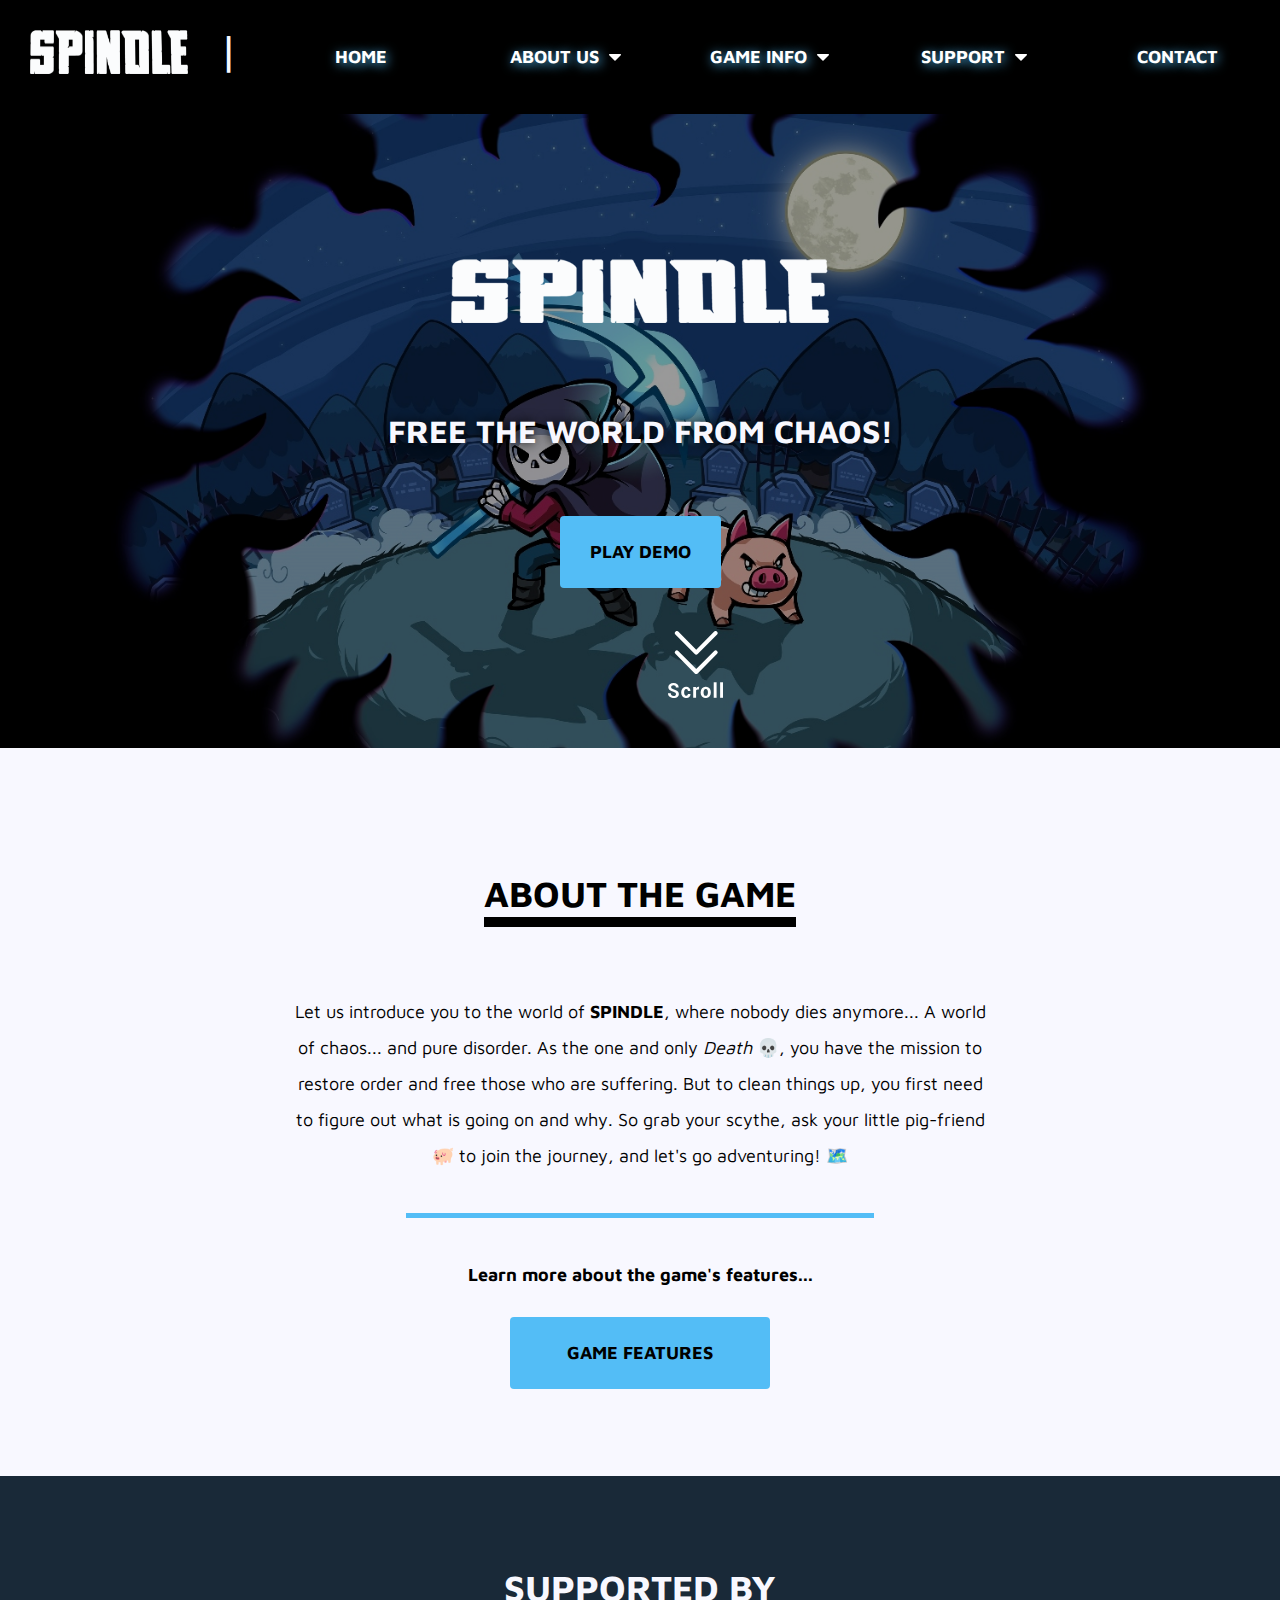
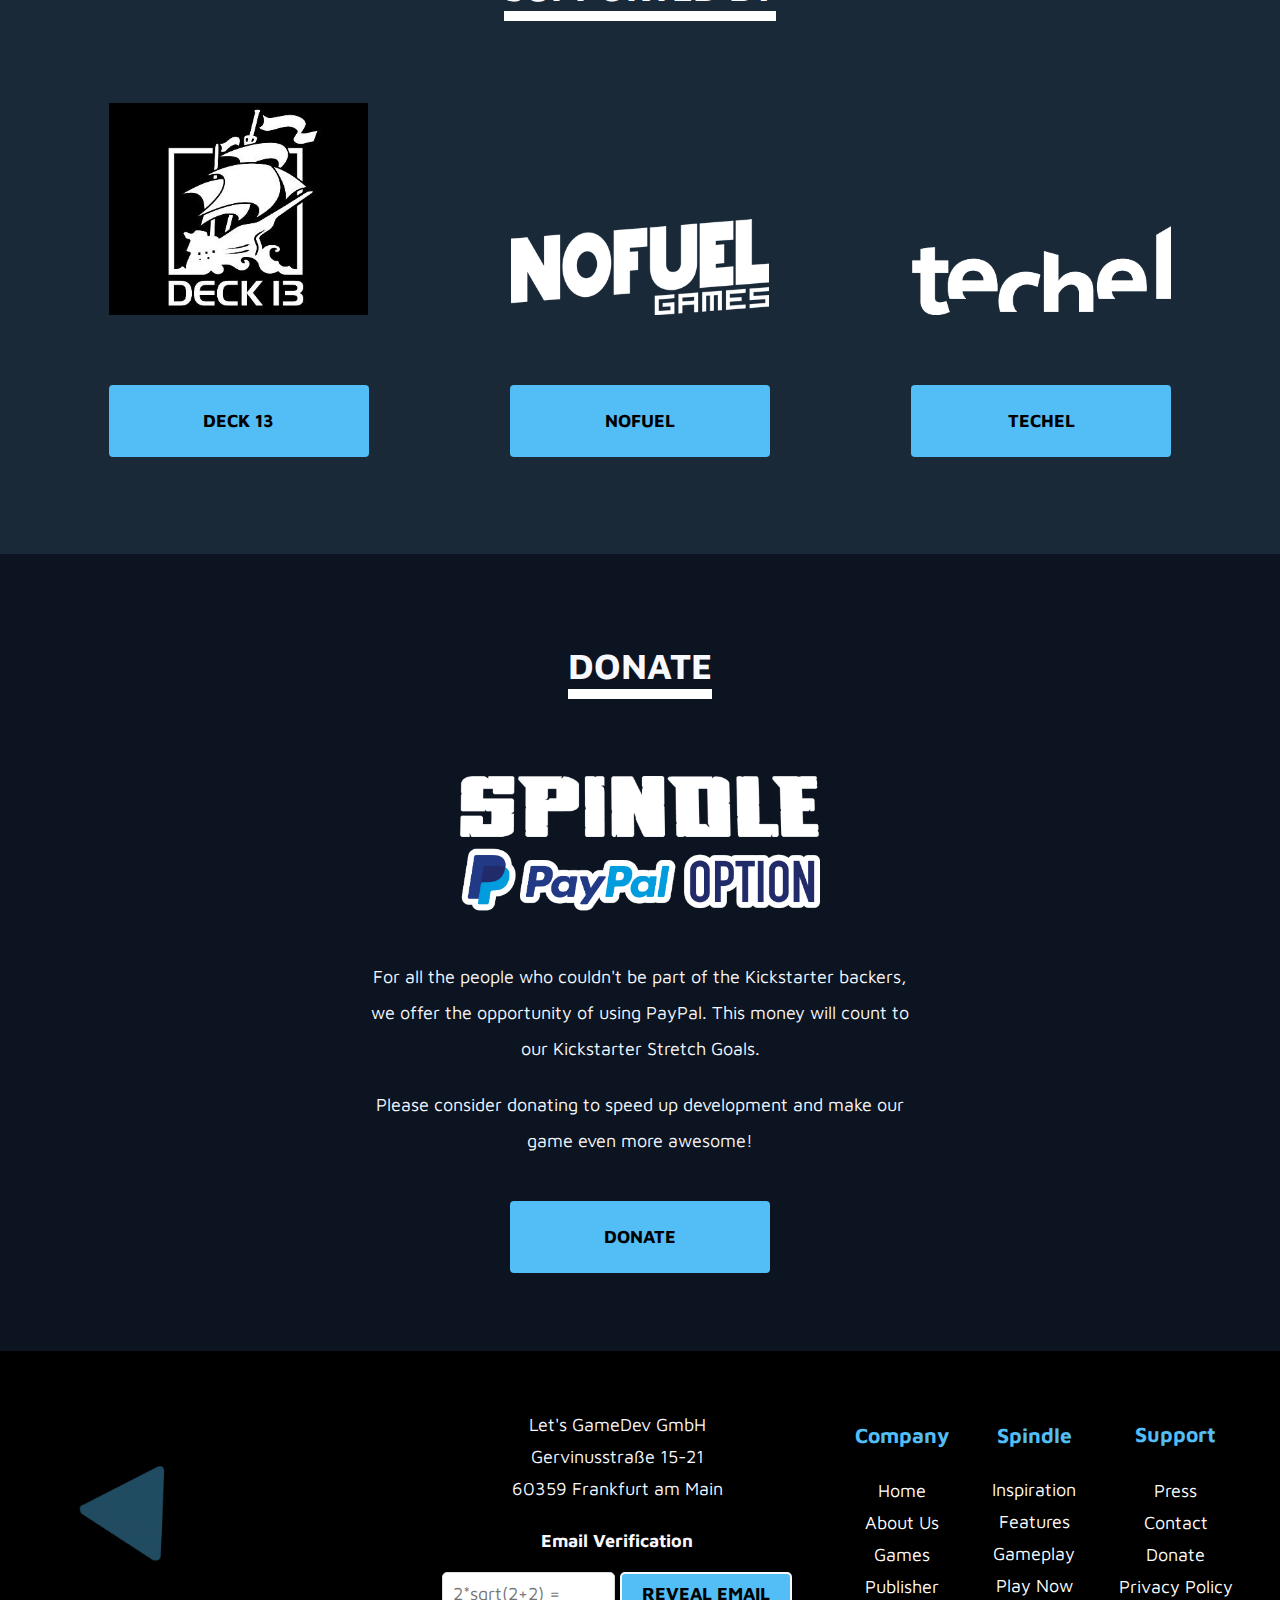
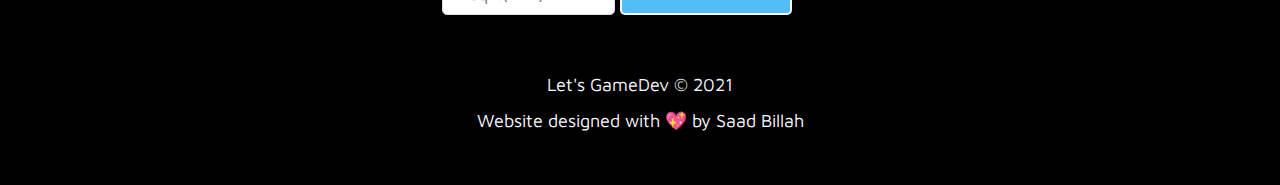
<file: index.html>
<!DOCTYPE html>
<html lang="en">
<head>
    <meta charset="UTF-8">
    <meta name="viewport" content="width=device-width, initial-scale=1">
    <link rel="preconnect" href="https://fonts.googleapis.com">
    <link rel="preconnect" href="https://fonts.gstatic.com" crossorigin>
    <link href="https://fonts.googleapis.com/css2?family=Maven+Pro:wght@500;900&display=swap" rel="stylesheet">
    <link rel="stylesheet" href="https://cdnjs.cloudflare.com/ajax/libs/font-awesome/4.7.0/css/font-awesome.min.css">
    <link rel="stylesheet" href="basic_styles.css">
    <link rel="stylesheet" href="home_styles.css">
    <link rel="stylesheet" href="mobile_styles.css">
    <link rel="icon" href="icons/favicon.ico">
    <script src="verifyEmail.js"></script>
    <script src="mobileMenu.js"></script>
    <title>SPINDLE - Home</title>
</head>
<body>
    <header class="site-header">
        <div class="site-header_wrapper">
            <a href="#" id="logo_link">
                <img src="icons/spindle_logo.png" alt="spindle logo" width="158" height="44"/>
            </a>
            <span id="side-nav_divider">|</span>
            <ul id="mobile_button" onclick="toggleMobileNav()">
                <li id="first-bar">&mdash;</li>
                <li id="second-bar">&mdash;</li>
                <li id="third-bar">&mdash;</li>
            </ul>
            <nav class="main-nav">
                <div class="main-nav_wrapper">
                    <ul>
                        <li>
                            <a href="index.html" class="main-nav-link">Home</a>
                        </li>
                        <li><span class="main-nav-link home-link">About Us&nbsp;&nbsp;<svg viewBox="0 0 1024 2048" xml:space="preserve" xmlns="http://www.w3.org/2000/svg" class="caret-down"><path d="M1024 832c0 17.333-6.333 32.333-19 45l-448 448c-12.667 12.667-27.667 19-45 19s-32.333-6.333-45-19L19 877C6.333 864.333 0 849.333 0 832s6.333-32.333 19-45 27.667-19 45-19h896c17.333 0 32.333 6.333 45 19s19 27.667 19 45z"></path></svg></span>
                            <ul class="submenu">
                                <li><a href="the_team.html#the-team" class="submenu-nav-link">The Team</a></li>
                                <li><a href="the_team.html#publishers-section" class="submenu-nav-link">Publishers</a></li>
                            </ul>
                        </li>
                        <li><span class="main-nav-link">Game Info&nbsp;&nbsp;<svg viewBox="0 0 1024 2048" xml:space="preserve" xmlns="http://www.w3.org/2000/svg" class="caret-down"><path d="M1024 832c0 17.333-6.333 32.333-19 45l-448 448c-12.667 12.667-27.667 19-45 19s-32.333-6.333-45-19L19 877C6.333 864.333 0 849.333 0 832s6.333-32.333 19-45 27.667-19 45-19h896c17.333 0 32.333 6.333 45 19s19 27.667 19 45z"></path></svg></span>
                            <ul class="submenu">
                                <li><a href="inspiration.html" class="submenu-nav-link">Inspiration</a></li>
                                <li><a href="features.html" class="submenu-nav-link">Features</a></li>
                                <li><a href="gameplay.html" class="submenu-nav-link">Gameplay</a></li>
                            </ul>
                        </li>
                        <li><span class="main-nav-link">Support&nbsp;&nbsp;<svg viewBox="0 0 1024 2048" xml:space="preserve" xmlns="http://www.w3.org/2000/svg" class="caret-down"><path d="M1024 832c0 17.333-6.333 32.333-19 45l-448 448c-12.667 12.667-27.667 19-45 19s-32.333-6.333-45-19L19 877C6.333 864.333 0 849.333 0 832s6.333-32.333 19-45 27.667-19 45-19h896c17.333 0 32.333 6.333 45 19s19 27.667 19 45z"></path></svg></span>
                            <ul class="submenu">
                                <li><a href="https://www.kickstarter.com/projects/letsgamedev/spindle-an-action-adventure-about-the-death-and-a-pig/posts" target="_blank" class="submenu-nav-link">Press</a></li>
                                <li><a href="funding.html" class="submenu-nav-link">Donate</a></li>
                            </ul>
                        </li>
                        <li><a href="contact.html" class="main-nav-link">Contact</a></li>
                    </ul>
                </div>
            </nav>
        </div>
    </header>
    <nav id="mobile-nav">
        <div class="mobile-nav_wrapper">
            <ul>
                <li>
                    <a href="index.html" class="main-nav-link home-link">Home</a>
                </li>
                <li>
                    <span class="main-nav-link mobile-nav-link" onclick="toggleNavLinks(0)">About Us&nbsp;&nbsp;<svg viewBox="0 0 1024 2048" xml:space="preserve" xmlns="http://www.w3.org/2000/svg" class="caret-down mobile-caret-down"><path d="M1024 832c0 17.333-6.333 32.333-19 45l-448 448c-12.667 12.667-27.667 19-45 19s-32.333-6.333-45-19L19 877C6.333 864.333 0 849.333 0 832s6.333-32.333 19-45 27.667-19 45-19h896c17.333 0 32.333 6.333 45 19s19 27.667 19 45z"></path></svg></span>
                    <ul class="mobile_submenu">
                        <li><a href="the_team.html#the-team" class="submenu-nav-link">The Team</a></li>
                        <li><a href="the_team.html#publishers-section" class="submenu-nav-link">Publishers</a></li>
                    </ul>
                </li>
                <li>
                    <span class="main-nav-link mobile-nav-link" onclick="toggleNavLinks(1)">Game Info&nbsp;&nbsp;<svg viewBox="0 0 1024 2048" xml:space="preserve" xmlns="http://www.w3.org/2000/svg" class="caret-down mobile-caret-down"><path d="M1024 832c0 17.333-6.333 32.333-19 45l-448 448c-12.667 12.667-27.667 19-45 19s-32.333-6.333-45-19L19 877C6.333 864.333 0 849.333 0 832s6.333-32.333 19-45 27.667-19 45-19h896c17.333 0 32.333 6.333 45 19s19 27.667 19 45z"></path></svg></span>
                    <ul class="mobile_submenu">
                        <li onclick="resetMobileNav()"><a href="inspiration.html" class="submenu-nav-link">Inspiration</a></li>
                        <li onclick="resetMobileNav()"><a href="features.html" class="submenu-nav-link">Features</a></li>
                        <li onclick="resetMobileNav()"><a href="gameplay.html" class="submenu-nav-link">Gameplay</a></li>
                    </ul>
                </li>
                <li>
                    <span class="main-nav-link mobile-nav-link" onclick="toggleNavLinks(2)">Support&nbsp;&nbsp;<svg viewBox="0 0 1024 2048" xml:space="preserve" xmlns="http://www.w3.org/2000/svg" class="caret-down mobile-caret-down"><path d="M1024 832c0 17.333-6.333 32.333-19 45l-448 448c-12.667 12.667-27.667 19-45 19s-32.333-6.333-45-19L19 877C6.333 864.333 0 849.333 0 832s6.333-32.333 19-45 27.667-19 45-19h896c17.333 0 32.333 6.333 45 19s19 27.667 19 45z"></path></svg></span>
                    <ul class="mobile_submenu">
                        <li onclick="resetMobileNav()"><a href="https://www.kickstarter.com/projects/letsgamedev/spindle-an-action-adventure-about-the-death-and-a-pig/posts" target="_blank" class="submenu-nav-link">Press</a></li>
                        <li onclick="resetMobileNav()"><a href="funding.html" class="submenu-nav-link">Donate</a></li>
                    </ul>
                </li>
                <li><a href="contact.html" class="main-nav-link">Contact</a></li>
            </ul>
        </div>
    </nav>
    <main class="main-body_wrapper">
        <section id="hero-section">
            <div id="hero-section_wrapper">
                <img src="icons/spindle_logo.png" alt="">
                    <p>Free the world from chaos!</p>
                    <a href="https://gotm.io/letsgamedev/spindle" rel="noopener" class="button-link">Play Demo</a>
            </div>
            <a href="#about-game-section" class="scroll-tip-link"><img src="icons/scroll.svg" class="scroll-tip" alt=""/></a>
        </section>
        <section id="about-game-section" class="base-grid">
            <h1 class="section-headers black-header">About the Game</h1>
            <div id="about-game-section_wrapper" class="section_wrapper">
                <p>Let us introduce you to the world of <b>SPINDLE</b>, where nobody dies anymore... A world of chaos... and pure disorder.
                    As the one and only <i>Death</i> 💀, you have the mission to restore order and free those who are suffering.
                    But to clean things up, you first need to figure out what is going on and why.
                    So grab your scythe, ask your little pig-friend 🐖 to join the journey, and let's go adventuring! 🗺️</p>
                <p>
                <hr>
                <p><b>Learn more about the game's features...</b></p>
                <a href="features.html" class="button-link black-link">Game Features</a>
            </div>
        </section>
        <section id="backers-section" class="base-grid">
            <h1 class="section-headers white-header">Supported By</h1>
            <div id="backers-section_wrapper">
                <figure class="backers-img-flex">
                    <img src="images/deck13.jpg" alt="" class="backers-image">
                    <a href="https://www.deck13.com/" class="button-link backer-button" rel="noopener" target="_blank">Deck 13</a>
                </figure>
                <figure class="backers-img-flex">
                    <img src="images/logo_nfgames_white.png" alt="" class="backers-image">
                    <a href="" class="button-link backer-button">NoFuel</a>
                </figure>
                <figure class="backers-img-flex">
                    <img src="images/logo_techel_white.png" alt="" class="backers-image">
                    <a href="https://www.patreon.com/letsgamedev" rel="noopener" target="_blank" class="button-link backer-button">Techel</a>
                </figure>
            </div>
        </section>
        <section id="donate-section" class="base-grid">
            <h1 class="section-headers white-header">Donate</h1>
            <div id="donate-section_wrapper" class="section_wrapper">
            <img src="images/donate.png" alt="" />
                <p>For all the people who couldn't be part of the Kickstarter backers, we offer the opportunity of using PayPal. This money will count to our Kickstarter Stretch Goals.</p>
                <p>Please consider donating to speed up development and make our game even more awesome!</p>
                <a href="https://www.paypal.com/paypalme/spindlegame" rel="noopener" target="_blank" class="button-link donate-link">Donate</a>
                </div>
        </section>
    </main>
    <footer class="site-footer">
        <div class="site-footer_wrapper">
            <img src="images/logo-gamedev.gif" alt="" width="400px">
            <div id="footer_info-links">
                <div id="email-append">Let's GameDev GmbH
                    <br>Gervinusstraße 15-21
                    <br>60359 Frankfurt am Main
                    <br>
                    <form id="email-verification-form" action="" method="get" onsubmit="saveVerification(); revealEmail(); return false">
                        <ul>
                            <li>
                                <label for="verify-email-request" id="email-label">Email Verification</label>
                                <input type="number" id="verify-email-request" required="required" placeholder="2*sqrt(2+2) = ">
                                <input type="submit" id="email-reveal-button" name="email-submit" value="Reveal Email" onclick="">
                            </li>
                        </ul>
                    </form>
                </div>
            </div>
            <div id="footer_company-links">
                <h3>Company</h3>
                <ul>
                    <li><a href="index.html">Home</a></li>
                    <li><a href="about_us.html">About Us</a></li>
                    <li><a href="">Games</a></li>
                    <li><a href="the_team.html#publishers-section">Publisher</a></li>
                </ul>
            </div>
            <div id="footer_spindle-links">
                <h3>Spindle</h3>
                <ul>
                    <li><a href="inspiration.html">Inspiration</a></li>
                    <li><a href="features.html">Features</a></li>
                    <li><a href="gameplay.html">Gameplay</a></li>
                    <li><a href="https://gotm.io/letsgamedev/spindle" rel="noopener">Play Now</a></li>
                </ul>
            </div>
            <div id="footer_support-links">
                <h3>Support</h3>
                <ul>
                    <li><a href="https://www.kickstarter.com/projects/letsgamedev/spindle-an-action-adventure-about-the-death-and-a-pig/posts" rel="noopener">Press</a></li>
                    <li><a href="contact.html">Contact</a></li>
                    <li><a href="https://www.paypal.com/paypalme/spindlegame" rel="noopener">Donate</a></li>
                    <li><a href="https://www.lets-gamedev.de/datenschutz.html">Privacy Policy</a></li>
                </ul>
            </div>
        </div>
        <p>Let's GameDev &copy; 2021
            <br>Website designed with 💖 by Saad Billah</p>
    </footer>
</body>
</html>
</file>
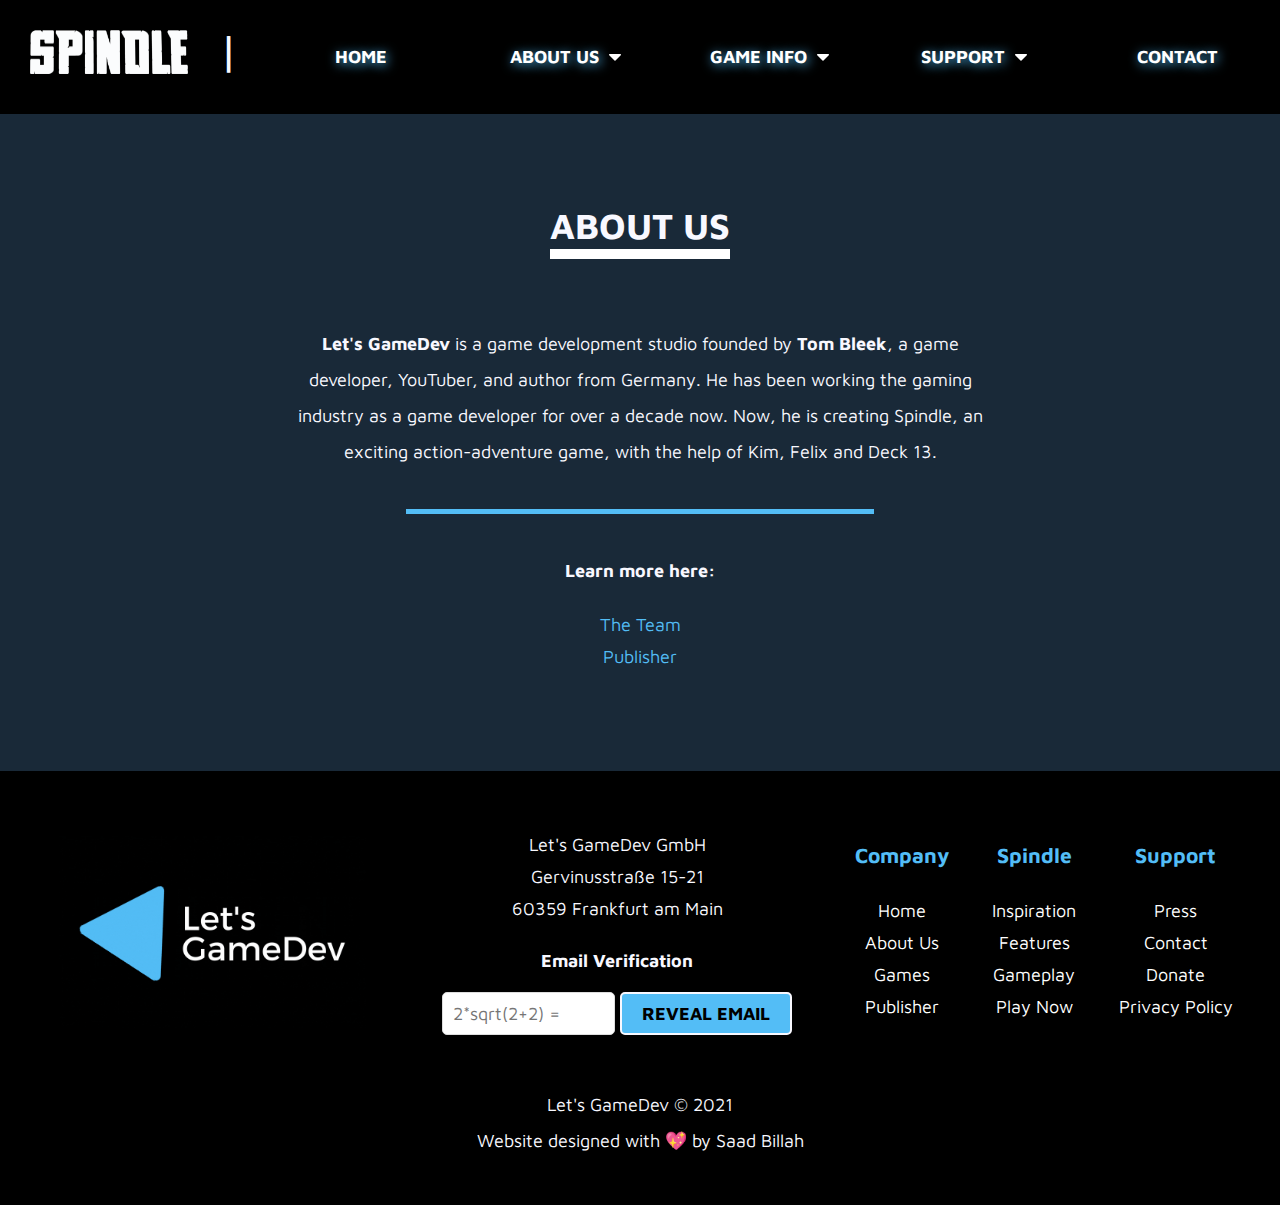
<file: about_us.html>
<!DOCTYPE html>
<html lang="en">
<head>
  <meta charset="UTF-8">
  <meta name="viewport" content="width=device-width, initial-scale=1">
  <link rel="preconnect" href="https://fonts.googleapis.com">
  <link rel="preconnect" href="https://fonts.gstatic.com" crossorigin>
  <link href="https://fonts.googleapis.com/css2?family=Maven+Pro:wght@500;900&display=swap" rel="stylesheet">
  <link rel="stylesheet" href="basic_styles.css">
  <link rel="stylesheet" href="mobile_styles.css">
  <link rel="stylesheet" href="about_us_styles.css">
  <link rel="icon" href="icons/favicon.ico">
  <script src="verifyEmail.js"></script>
  <script src="mobileMenu.js"></script>
  <title>SPINDLE - About Us</title>
    <title>Title</title>
</head>
<body>
  <header class="site-header">
    <div class="site-header_wrapper">
      <a href="#" id="logo_link">
        <img src="icons/spindle_logo.png" alt="spindle logo" width="158" height="44"/>
      </a>
      <span id="side-nav_divider">|</span>
      <ul id="mobile_button" onclick="toggleMobileNav()">
        <li id="first-bar">&mdash;</li>
        <li id="second-bar">&mdash;</li>
        <li id="third-bar">&mdash;</li>
      </ul>
      <nav class="main-nav">
        <div class="main-nav_wrapper">
          <ul>
            <li>
              <a href="index.html" class="main-nav-link">Home</a>
            </li>
            <li><span class="main-nav-link">About Us&nbsp;&nbsp;<svg viewBox="0 0 1024 2048" xml:space="preserve" xmlns="http://www.w3.org/2000/svg" class="caret-down"><path d="M1024 832c0 17.333-6.333 32.333-19 45l-448 448c-12.667 12.667-27.667 19-45 19s-32.333-6.333-45-19L19 877C6.333 864.333 0 849.333 0 832s6.333-32.333 19-45 27.667-19 45-19h896c17.333 0 32.333 6.333 45 19s19 27.667 19 45z"></path></svg></span>
              <ul class="submenu">
                <li><a href="the_team.html#the-team" class="submenu-nav-link">The Team</a></li>
                <li><a href="the_team.html#publishers-section" class="submenu-nav-link">Publishers</a></li>
              </ul>
            </li>
            <li><span class="main-nav-link">Game Info&nbsp;&nbsp;<svg viewBox="0 0 1024 2048" xml:space="preserve" xmlns="http://www.w3.org/2000/svg" class="caret-down"><path d="M1024 832c0 17.333-6.333 32.333-19 45l-448 448c-12.667 12.667-27.667 19-45 19s-32.333-6.333-45-19L19 877C6.333 864.333 0 849.333 0 832s6.333-32.333 19-45 27.667-19 45-19h896c17.333 0 32.333 6.333 45 19s19 27.667 19 45z"></path></svg></span>
              <ul class="submenu">
                <li><a href="inspiration.html" class="submenu-nav-link">Inspiration</a></li>
                <li><a href="features.html" class="submenu-nav-link">Features</a></li>
                <li><a href="gameplay.html" class="submenu-nav-link">Gameplay</a></li>
              </ul>
            </li>
            <li><span class="main-nav-link">Support&nbsp;&nbsp;<svg viewBox="0 0 1024 2048" xml:space="preserve" xmlns="http://www.w3.org/2000/svg" class="caret-down"><path d="M1024 832c0 17.333-6.333 32.333-19 45l-448 448c-12.667 12.667-27.667 19-45 19s-32.333-6.333-45-19L19 877C6.333 864.333 0 849.333 0 832s6.333-32.333 19-45 27.667-19 45-19h896c17.333 0 32.333 6.333 45 19s19 27.667 19 45z"></path></svg></span>
              <ul class="submenu">
                <li><a href="https://www.kickstarter.com/projects/letsgamedev/spindle-an-action-adventure-about-the-death-and-a-pig/posts" target="_blank" class="submenu-nav-link">Press</a></li>
                <li><a href="funding.html" class="submenu-nav-link">Donate</a></li>
              </ul>
            </li>
            <li><a href="contact.html" class="main-nav-link">Contact</a></li>
          </ul>
        </div>
      </nav>
    </div>
  </header>
  <nav id="mobile-nav">
    <div class="mobile-nav_wrapper">
      <ul>
        <li>
          <a href="index.html" class="main-nav-link home-link">Home</a>
        </li>
        <li>
          <span class="main-nav-link mobile-nav-link" onclick="toggleNavLinks(0)">About Us&nbsp;&nbsp;<svg viewBox="0 0 1024 2048" xml:space="preserve" xmlns="http://www.w3.org/2000/svg" class="caret-down mobile-caret-down"><path d="M1024 832c0 17.333-6.333 32.333-19 45l-448 448c-12.667 12.667-27.667 19-45 19s-32.333-6.333-45-19L19 877C6.333 864.333 0 849.333 0 832s6.333-32.333 19-45 27.667-19 45-19h896c17.333 0 32.333 6.333 45 19s19 27.667 19 45z"></path></svg></span>
          <ul class="mobile_submenu">
            <li><a href="the_team.html#the-team" class="submenu-nav-link">The Team</a></li>
            <li><a href="the_team.html#publishers-section" class="submenu-nav-link">Publishers</a></li>
          </ul>
        </li>
        <li>
          <span class="main-nav-link mobile-nav-link" onclick="toggleNavLinks(1)">Game Info&nbsp;&nbsp;<svg viewBox="0 0 1024 2048" xml:space="preserve" xmlns="http://www.w3.org/2000/svg" class="caret-down mobile-caret-down"><path d="M1024 832c0 17.333-6.333 32.333-19 45l-448 448c-12.667 12.667-27.667 19-45 19s-32.333-6.333-45-19L19 877C6.333 864.333 0 849.333 0 832s6.333-32.333 19-45 27.667-19 45-19h896c17.333 0 32.333 6.333 45 19s19 27.667 19 45z"></path></svg></span>
          <ul class="mobile_submenu">
            <li onclick="resetMobileNav()"><a href="inspiration.html" class="submenu-nav-link">Inspiration</a></li>
            <li onclick="resetMobileNav()"><a href="features.html" class="submenu-nav-link">Features</a></li>
            <li onclick="resetMobileNav()"><a href="gameplay.html" class="submenu-nav-link">Gameplay</a></li>
          </ul>
        </li>
        <li>
          <span class="main-nav-link mobile-nav-link" onclick="toggleNavLinks(2)">Support&nbsp;&nbsp;<svg viewBox="0 0 1024 2048" xml:space="preserve" xmlns="http://www.w3.org/2000/svg" class="caret-down mobile-caret-down"><path d="M1024 832c0 17.333-6.333 32.333-19 45l-448 448c-12.667 12.667-27.667 19-45 19s-32.333-6.333-45-19L19 877C6.333 864.333 0 849.333 0 832s6.333-32.333 19-45 27.667-19 45-19h896c17.333 0 32.333 6.333 45 19s19 27.667 19 45z"></path></svg></span>
          <ul class="mobile_submenu">
            <li onclick="resetMobileNav()"><a href="https://www.kickstarter.com/projects/letsgamedev/spindle-an-action-adventure-about-the-death-and-a-pig/posts" target="_blank" class="submenu-nav-link">Press</a></li>
            <li onclick="resetMobileNav()"><a href="funding.html" class="submenu-nav-link">Donate</a></li>
          </ul>
        </li>
        <li><a href="contact.html" class="main-nav-link">Contact</a></li>
      </ul>
    </div>
  </nav>
  <main class="main-body_wrapper" style="">
    <section id="about-us-section" class="base-grid">
      <h1 class="section-headers">About Us</h1>
       <div class="section_wrapper">
         <p>
           <b>Let's GameDev</b> is a game development studio founded by <b>Tom Bleek</b>, a game developer, YouTuber, and author from Germany. He has been working the gaming industry as a game developer for over a decade now. Now, he is creating Spindle, an exciting action-adventure game, with the help of Kim, Felix and Deck 13.
         </p>
         <hr>
         <p class="bold">Learn more here:</p>
         <ul>
           <li><a href="the_team.html" class="light-link">The Team</a></li>
           <li><a href="the_team.html#publishers-section" class="light-link">Publisher</a></li>
         </ul>
      </div>
    </section>
  </main>
  <footer class="site-footer">
    <div class="site-footer_wrapper">
      <img src="images/logo-gamedev.gif" alt="">
      <div id="footer_info-links">
        <div id="email-append">Let's GameDev GmbH
          <br>Gervinusstraße 15-21
          <br>60359 Frankfurt am Main
          <br>
          <form id="email-verification-form" action="" method="get" onsubmit="saveVerification(); revealEmail(); return false">
            <ul>
              <li>
                <label for="verify-email-request" id="email-label">Email Verification</label>
                <input type="number" id="verify-email-request" required="required" placeholder="2*sqrt(2+2) = ">
                <input type="submit" id="email-reveal-button" name="email-submit" value="Reveal Email" onclick="">
              </li>
            </ul>
          </form>
        </div>
      </div>
      <div id="footer_company-links">
        <h3>Company</h3>
        <ul>
          <li><a href="index.html">Home</a></li>
          <li><a href="about_us.html">About Us</a></li>
          <li><a href="">Games</a></li>
          <li><a href="the_team.html#publishers-section">Publisher</a></li>
        </ul>
      </div>
      <div id="footer_spindle-links">
        <h3>Spindle</h3>
        <ul>
          <li><a href="inspiration.html">Inspiration</a></li>
          <li><a href="features.html">Features</a></li>
          <li><a href="gameplay.html">Gameplay</a></li>
          <li><a href="https://gotm.io/letsgamedev/spindle" rel="noopener">Play Now</a></li>
        </ul>
      </div>
      <div id="footer_support-links">
        <h3>Support</h3>
        <ul>
          <li><a href="https://www.kickstarter.com/projects/letsgamedev/spindle-an-action-adventure-about-the-death-and-a-pig/posts" rel="noopener">Press</a></li>
          <li><a href="contact.html">Contact</a></li>
          <li><a href="https://www.paypal.com/paypalme/spindlegame" rel="noopener">Donate</a></li>
          <li><a href="https://www.lets-gamedev.de/datenschutz.html">Privacy Policy</a></li>
        </ul>
      </div>
    </div>
    <p>Let's GameDev &copy; 2021
      <br>Website designed with 💖 by Saad Billah</p>
  </footer>
</body>
</html>
</file>
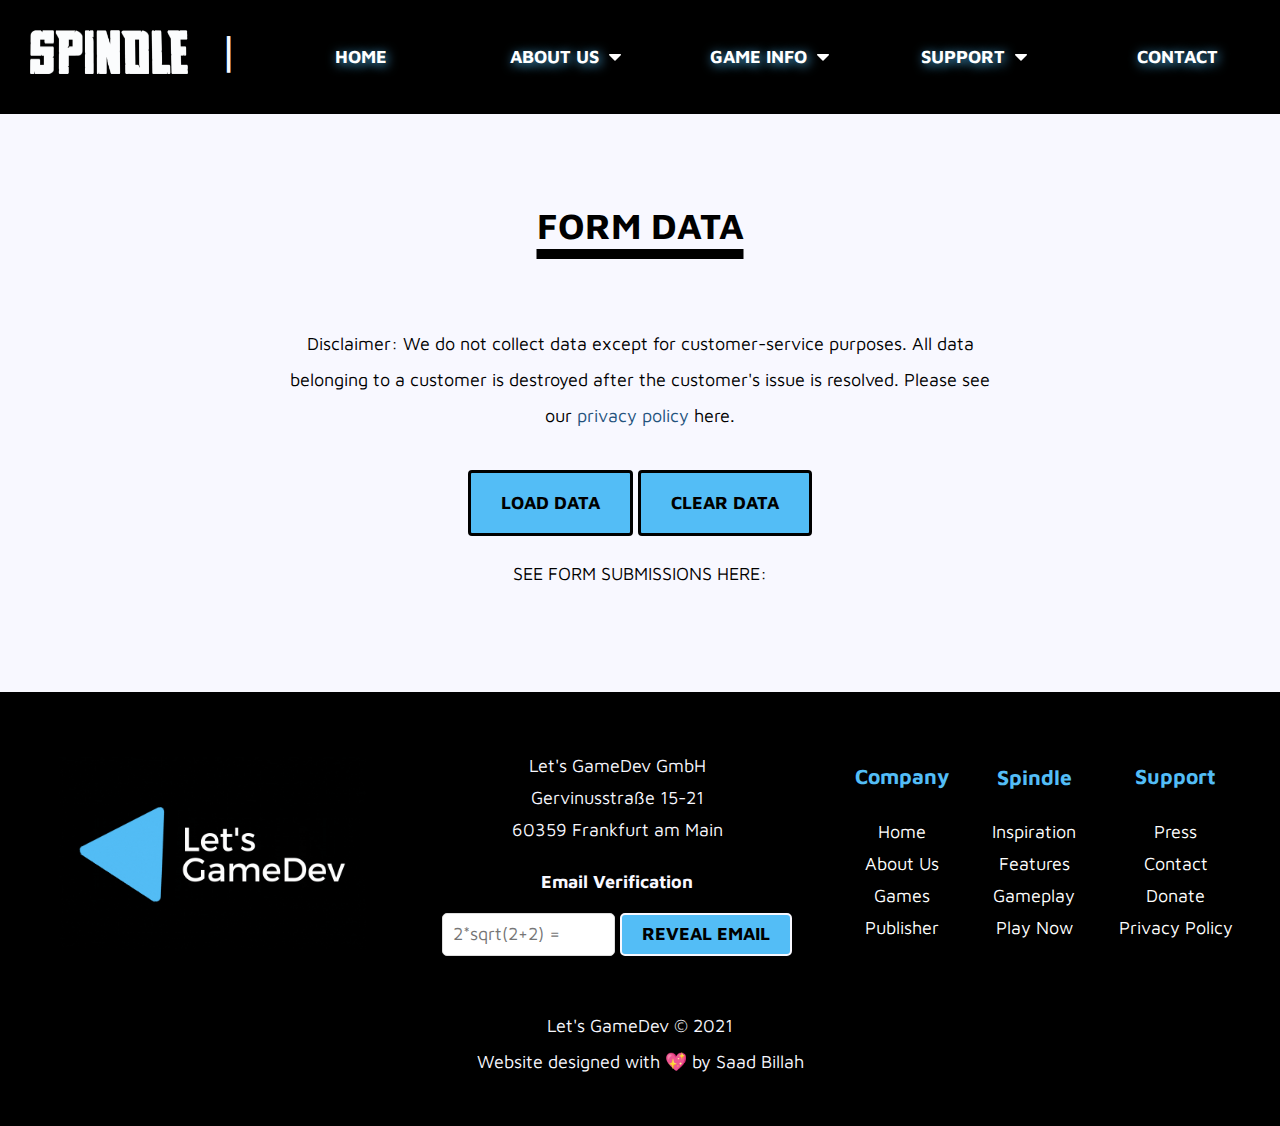
<file: collected_data.html>
<!DOCTYPE html>
<html lang="en">
<head>
    <meta charset="UTF-8">
    <meta name="viewport" content="width=device-width, initial-scale=1 shrink-to-fit=no">
    <link rel="preconnect" href="https://fonts.googleapis.com">
    <link rel="preconnect" href="https://fonts.gstatic.com" crossorigin>
    <link href="https://fonts.googleapis.com/css2?family=Maven+Pro:wght@500;900&display=swap" rel="stylesheet">
    <link rel="stylesheet" href="normalize.css">
    <link rel="stylesheet" href="basic_styles.css">
    <link rel="stylesheet" href="contact_styles.css">
    <link rel="stylesheet" href="mobile_styles.css">
    <link rel="icon" href="icons/favicon.ico">
    <script src="verifyEmail.js"></script>
    <script src="mobileMenu.js"></script>
    <script src="formData.js"></script>
    <style>
        .section_wrapper {
            text-align: center;
            color: black;
        }
        .section_wrapper > ul {
            list-style: disc;
            text-align: left;
            padding-left: 40px;
            margin: 1em 0 1em 0;
        }
        button {
            border: 3px solid black;
        }
        button:active {
            background: #0B1420;
            color: white;
        }
    </style>
    <title>SPINDLE - Form Data</title>
</head>
<body>
    <header class="site-header">
        <div class="site-header_wrapper">
            <a href="#" id="logo_link">
                <img src="icons/spindle_logo.png" alt="spindle logo" width="158" height="44"/>
            </a>
            <span id="side-nav_divider">|</span>
            <ul id="mobile_button" onclick="toggleMobileNav()">
                <li id="first-bar">&mdash;</li>
                <li id="second-bar">&mdash;</li>
                <li id="third-bar">&mdash;</li>
            </ul>
            <nav class="main-nav">
                <div class="main-nav_wrapper">
                    <ul>
                        <li>
                            <a href="index.html" class="main-nav-link">Home</a>
                        </li>
                        <li><span class="main-nav-link">About Us&nbsp;&nbsp;<svg viewBox="0 0 1024 2048" xml:space="preserve" xmlns="http://www.w3.org/2000/svg" class="caret-down"><path d="M1024 832c0 17.333-6.333 32.333-19 45l-448 448c-12.667 12.667-27.667 19-45 19s-32.333-6.333-45-19L19 877C6.333 864.333 0 849.333 0 832s6.333-32.333 19-45 27.667-19 45-19h896c17.333 0 32.333 6.333 45 19s19 27.667 19 45z"></path></svg></span>
                            <ul class="submenu">
                                <li><a href="the_team.html#the-team" class="submenu-nav-link">The Team</a></li>
                                <li><a href="the_team.html#publishers-section" class="submenu-nav-link">Publishers</a></li>
                            </ul>
                        </li>
                        <li><span class="main-nav-link">Game Info&nbsp;&nbsp;<svg viewBox="0 0 1024 2048" xml:space="preserve" xmlns="http://www.w3.org/2000/svg" class="caret-down"><path d="M1024 832c0 17.333-6.333 32.333-19 45l-448 448c-12.667 12.667-27.667 19-45 19s-32.333-6.333-45-19L19 877C6.333 864.333 0 849.333 0 832s6.333-32.333 19-45 27.667-19 45-19h896c17.333 0 32.333 6.333 45 19s19 27.667 19 45z"></path></svg></span>
                            <ul class="submenu">
                                <li><a href="inspiration.html" class="submenu-nav-link">Inspiration</a></li>
                                <li><a href="features.html" class="submenu-nav-link">Features</a></li>
                                <li><a href="gameplay.html" class="submenu-nav-link">Gameplay</a></li>
                            </ul>
                        </li>
                        <li><span class="main-nav-link">Support&nbsp;&nbsp;<svg viewBox="0 0 1024 2048" xml:space="preserve" xmlns="http://www.w3.org/2000/svg" class="caret-down"><path d="M1024 832c0 17.333-6.333 32.333-19 45l-448 448c-12.667 12.667-27.667 19-45 19s-32.333-6.333-45-19L19 877C6.333 864.333 0 849.333 0 832s6.333-32.333 19-45 27.667-19 45-19h896c17.333 0 32.333 6.333 45 19s19 27.667 19 45z"></path></svg></span>
                            <ul class="submenu">
                                <li><a href="https://www.kickstarter.com/projects/letsgamedev/spindle-an-action-adventure-about-the-death-and-a-pig/posts" target="_blank" class="submenu-nav-link">Press</a></li>
                                <li><a href="funding.html" class="submenu-nav-link">Donate</a></li>
                            </ul>
                        </li>
                        <li><a href="contact.html" class="main-nav-link">Contact</a></li>
                    </ul>
                </div>
            </nav>
        </div>
    </header>
    <nav id="mobile-nav">
        <div class="mobile-nav_wrapper">
            <ul>
                <li>
                    <a href="index.html" class="main-nav-link home-link">Home</a>
                </li>
                <li>
                    <span class="main-nav-link mobile-nav-link" onclick="toggleNavLinks(0)">About Us&nbsp;&nbsp;<svg viewBox="0 0 1024 2048" xml:space="preserve" xmlns="http://www.w3.org/2000/svg" class="caret-down mobile-caret-down"><path d="M1024 832c0 17.333-6.333 32.333-19 45l-448 448c-12.667 12.667-27.667 19-45 19s-32.333-6.333-45-19L19 877C6.333 864.333 0 849.333 0 832s6.333-32.333 19-45 27.667-19 45-19h896c17.333 0 32.333 6.333 45 19s19 27.667 19 45z"></path></svg></span>
                    <ul class="mobile_submenu">
                        <li><a href="the_team.html#the-team" class="submenu-nav-link">The Team</a></li>
                        <li><a href="the_team.html#publishers-section" class="submenu-nav-link">Publishers</a></li>
                    </ul>
                </li>
                <li>
                    <span class="main-nav-link mobile-nav-link" onclick="toggleNavLinks(1)">Game Info&nbsp;&nbsp;<svg viewBox="0 0 1024 2048" xml:space="preserve" xmlns="http://www.w3.org/2000/svg" class="caret-down mobile-caret-down"><path d="M1024 832c0 17.333-6.333 32.333-19 45l-448 448c-12.667 12.667-27.667 19-45 19s-32.333-6.333-45-19L19 877C6.333 864.333 0 849.333 0 832s6.333-32.333 19-45 27.667-19 45-19h896c17.333 0 32.333 6.333 45 19s19 27.667 19 45z"></path></svg></span>
                    <ul class="mobile_submenu">
                        <li onclick="resetMobileNav()"><a href="inspiration.html" class="submenu-nav-link">Inspiration</a></li>
                        <li onclick="resetMobileNav()"><a href="features.html" class="submenu-nav-link">Features</a></li>
                        <li onclick="resetMobileNav()"><a href="gameplay.html" class="submenu-nav-link">Gameplay</a></li>
                    </ul>
                </li>
                <li>
                    <span class="main-nav-link mobile-nav-link" onclick="toggleNavLinks(2)">Support&nbsp;&nbsp;<svg viewBox="0 0 1024 2048" xml:space="preserve" xmlns="http://www.w3.org/2000/svg" class="caret-down mobile-caret-down"><path d="M1024 832c0 17.333-6.333 32.333-19 45l-448 448c-12.667 12.667-27.667 19-45 19s-32.333-6.333-45-19L19 877C6.333 864.333 0 849.333 0 832s6.333-32.333 19-45 27.667-19 45-19h896c17.333 0 32.333 6.333 45 19s19 27.667 19 45z"></path></svg></span>
                    <ul class="mobile_submenu">
                        <li onclick="resetMobileNav()"><a href="https://www.kickstarter.com/projects/letsgamedev/spindle-an-action-adventure-about-the-death-and-a-pig/posts" target="_blank" class="submenu-nav-link">Press</a></li>
                        <li onclick="resetMobileNav()"><a href="funding.html" class="submenu-nav-link">Donate</a></li>
                    </ul>
                </li>
                <li><a href="contact.html" class="main-nav-link">Contact</a></li>
            </ul>
        </div>
    </nav>
    <main class="main-body_wrapper" style="background: ghostwhite">
        <section id="form-data-section" class="base-grid">
            <h1 class="section-headers black-header">Form Data</h1>
            <div class="section_wrapper">
                <p>Disclaimer: We do not collect data except for customer-service purposes. All data belonging to a customer is destroyed after the customer's issue is resolved. Please see our <a href="https://www.lets-gamedev.de/datenschutz.html" class="dark-link">privacy policy</a> here. </p>
                <button onclick="getFormData()">Load Data</button>
                <button onclick="clearFormData()">Clear Data</button>
                <p>SEE FORM SUBMISSIONS HERE: </p>
                <ul id="form-data-append">
                </ul>
            </div>
        </section>
    </main>
    <footer class="site-footer">
        <div class="site-footer_wrapper">
            <img src="images/logo-gamedev.gif" alt="">
            <div id="footer_info-links">
                <div id="email-append">Let's GameDev GmbH
                    <br>Gervinusstraße 15-21
                    <br>60359 Frankfurt am Main
                    <br>
                    <form id="email-verification-form" action="" method="get" onsubmit="saveVerification(); revealEmail(); return false">
                        <ul>
                            <li>
                                <label for="verify-email-request" id="email-label">Email Verification</label>
                                <input type="number" id="verify-email-request" required="required" placeholder="2*sqrt(2+2) = ">
                                <input type="submit" id="email-reveal-button" name="email-submit" value="Reveal Email" onclick="">
                            </li>
                        </ul>
                    </form>
                </div>
            </div>
            <div id="footer_company-links">
                <h3>Company</h3>
                <ul>
                    <li><a href="index.html">Home</a></li>
                    <li><a href="about_us.html">About Us</a></li>
                    <li><a href="">Games</a></li>
                    <li><a href="the_team.html#publishers-section">Publisher</a></li>
                </ul>
            </div>
            <div id="footer_spindle-links">
                <h3>Spindle</h3>
                <ul>
                    <li><a href="inspiration.html">Inspiration</a></li>
                    <li><a href="features.html">Features</a></li>
                    <li><a href="gameplay.html">Gameplay</a></li>
                    <li><a href="https://gotm.io/letsgamedev/spindle" rel="noopener">Play Now</a></li>
                </ul>
            </div>
            <div id="footer_support-links">
                <h3>Support</h3>
                <ul>
                    <li><a href="https://www.kickstarter.com/projects/letsgamedev/spindle-an-action-adventure-about-the-death-and-a-pig/posts" rel="noopener">Press</a></li>
                    <li><a href="contact.html">Contact</a></li>
                    <li><a href="https://www.paypal.com/paypalme/spindlegame" rel="noopener">Donate</a></li>
                    <li><a href="https://www.lets-gamedev.de/datenschutz.html">Privacy Policy</a></li>
                </ul>
            </div>
        </div>
        <p>Let's GameDev &copy; 2021
            <br>Website designed with 💖 by Saad Billah</p>
    </footer>
</body>
</html>
</file>
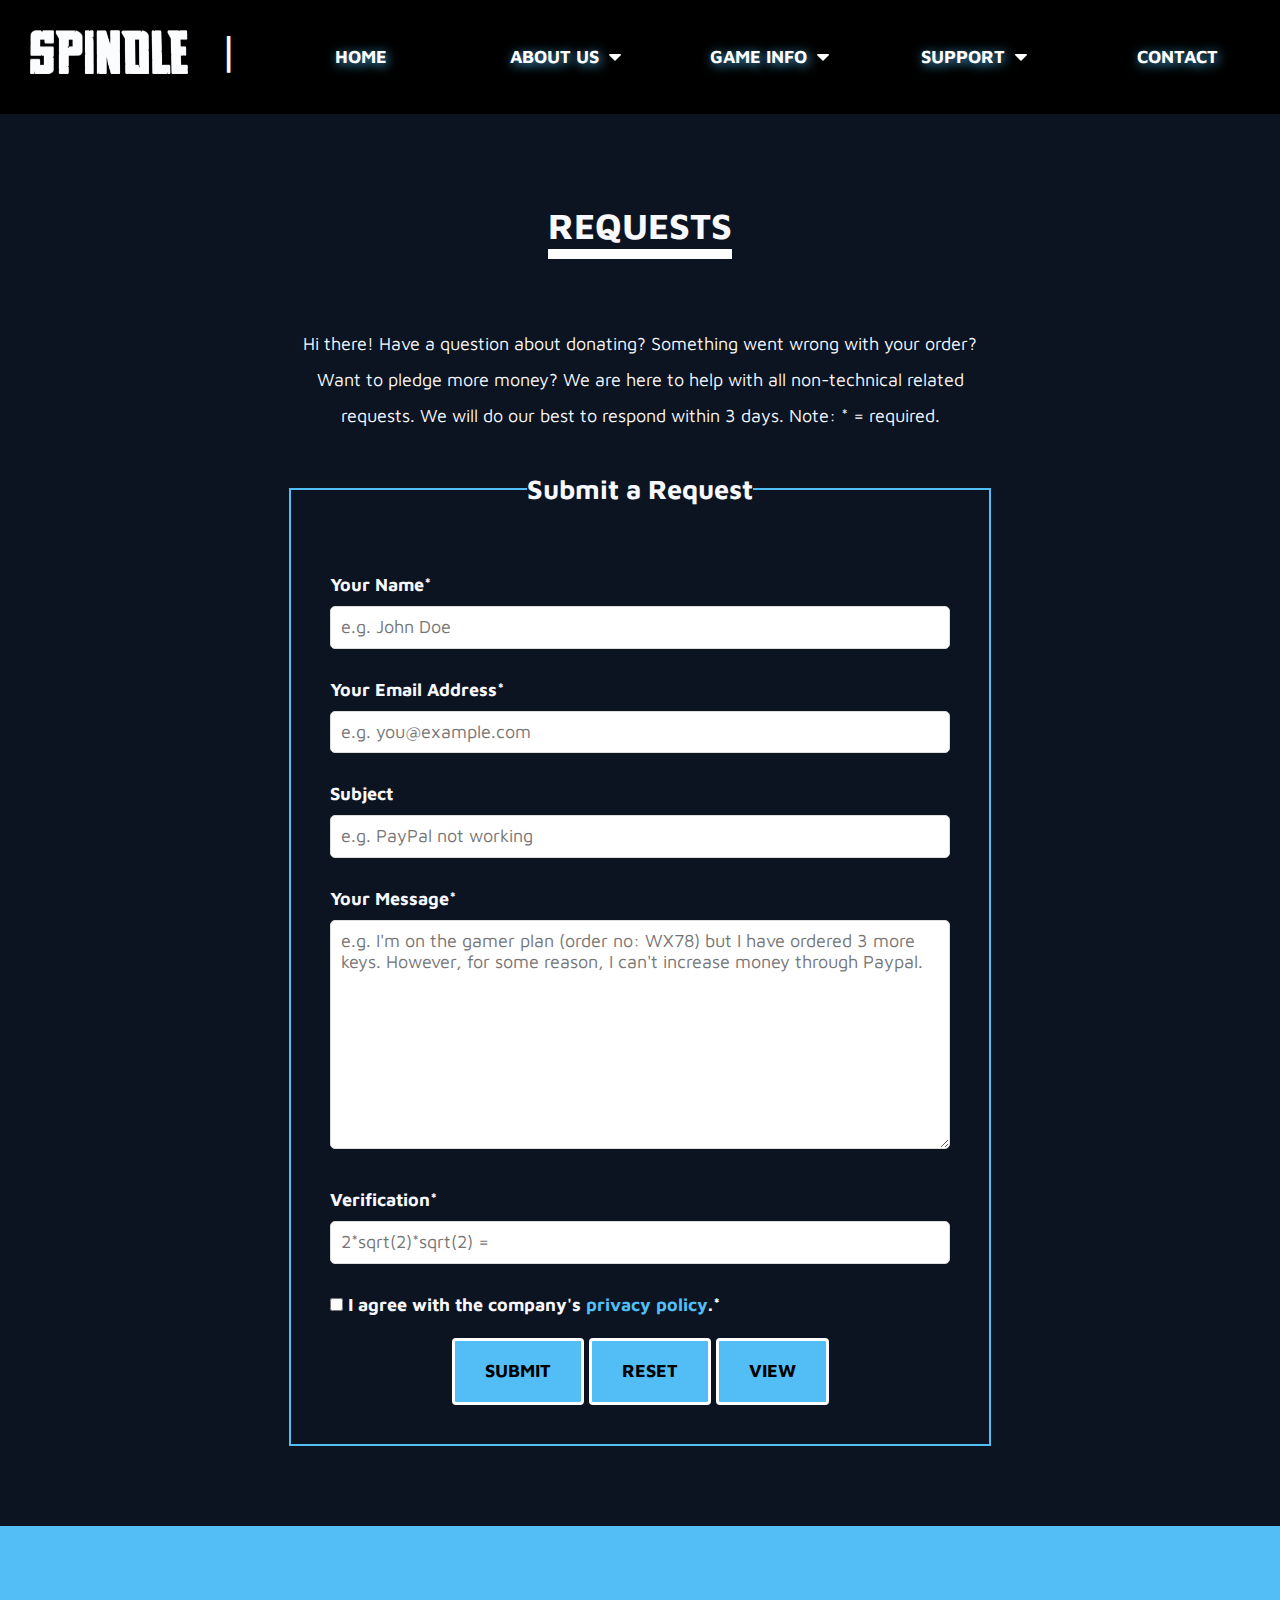
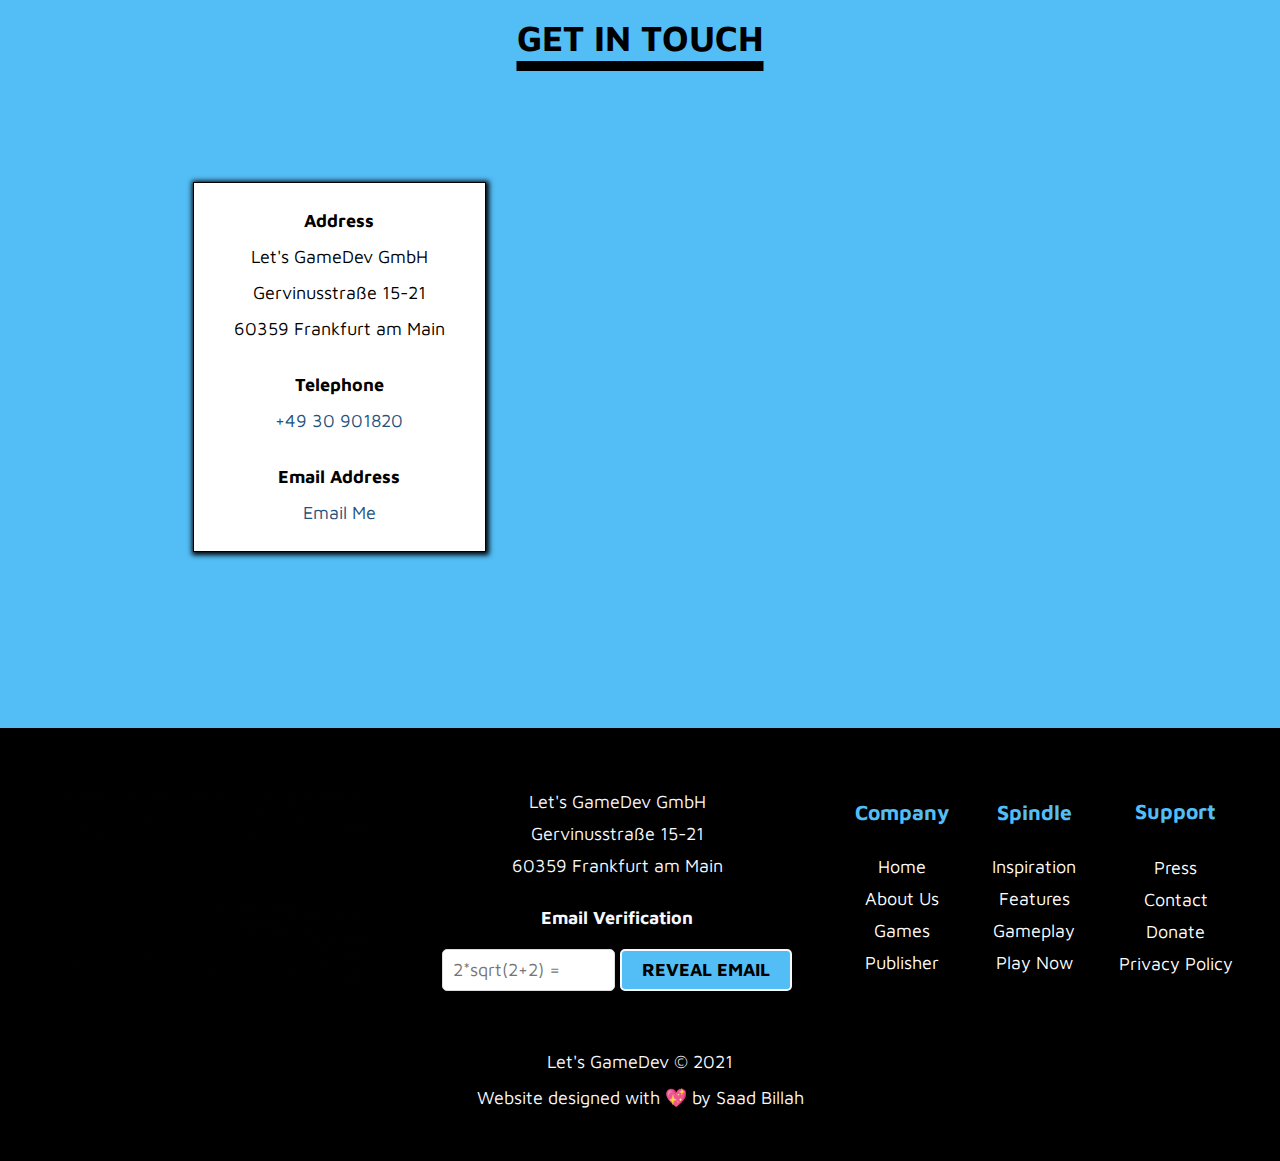
<file: contact.html>
<!DOCTYPE html>
<html lang="en">
<head>
    <meta charset="UTF-8">
    <meta name="viewport" content="width=device-width, initial-scale=1 shrink-to-fit=no">
    <link rel="preconnect" href="https://fonts.googleapis.com">
    <link rel="preconnect" href="https://fonts.gstatic.com" crossorigin>
    <link href="https://fonts.googleapis.com/css2?family=Maven+Pro:wght@500;900&display=swap" rel="stylesheet">
    <link rel="stylesheet" href="normalize.css">
    <link rel="stylesheet" href="basic_styles.css">
    <link rel="stylesheet" href="contact_styles.css">
    <link rel="stylesheet" href="mobile_styles.css">
    <link rel="icon" href="icons/favicon.ico">
    <script src="verifyEmail.js"></script>
    <script src="mobileMenu.js"></script>
    <script src="formData.js"></script>
    <title>SPINDLE - Contact Us</title>
</head>
<body>
    <header class="site-header">
        <div class="site-header_wrapper">
            <a href="#" id="logo_link">
                <img src="icons/spindle_logo.png" alt="spindle logo" width="158" height="44"/>
            </a>
            <span id="side-nav_divider">|</span>
            <ul id="mobile_button" onclick="toggleMobileNav()">
                <li id="first-bar">&mdash;</li>
                <li id="second-bar">&mdash;</li>
                <li id="third-bar">&mdash;</li>
            </ul>
            <nav class="main-nav">
                <div class="main-nav_wrapper">
                    <ul>
                        <li>
                            <a href="index.html" class="main-nav-link">Home</a>
                        </li>
                        <li><span class="main-nav-link">About Us&nbsp;&nbsp;<svg viewBox="0 0 1024 2048" xml:space="preserve" xmlns="http://www.w3.org/2000/svg" class="caret-down"><path d="M1024 832c0 17.333-6.333 32.333-19 45l-448 448c-12.667 12.667-27.667 19-45 19s-32.333-6.333-45-19L19 877C6.333 864.333 0 849.333 0 832s6.333-32.333 19-45 27.667-19 45-19h896c17.333 0 32.333 6.333 45 19s19 27.667 19 45z"></path></svg></span>
                            <ul class="submenu">
                                <li><a href="the_team.html#the-team" class="submenu-nav-link">The Team</a></li>
                                <li><a href="the_team.html#publishers-section" class="submenu-nav-link">Publishers</a></li>
                            </ul>
                        </li>
                        <li><span class="main-nav-link">Game Info&nbsp;&nbsp;<svg viewBox="0 0 1024 2048" xml:space="preserve" xmlns="http://www.w3.org/2000/svg" class="caret-down"><path d="M1024 832c0 17.333-6.333 32.333-19 45l-448 448c-12.667 12.667-27.667 19-45 19s-32.333-6.333-45-19L19 877C6.333 864.333 0 849.333 0 832s6.333-32.333 19-45 27.667-19 45-19h896c17.333 0 32.333 6.333 45 19s19 27.667 19 45z"></path></svg></span>
                            <ul class="submenu">
                                <li><a href="inspiration.html" class="submenu-nav-link">Inspiration</a></li>
                                <li><a href="features.html" class="submenu-nav-link">Features</a></li>
                                <li><a href="gameplay.html" class="submenu-nav-link">Gameplay</a></li>
                            </ul>
                        </li>
                        <li><span class="main-nav-link">Support&nbsp;&nbsp;<svg viewBox="0 0 1024 2048" xml:space="preserve" xmlns="http://www.w3.org/2000/svg" class="caret-down"><path d="M1024 832c0 17.333-6.333 32.333-19 45l-448 448c-12.667 12.667-27.667 19-45 19s-32.333-6.333-45-19L19 877C6.333 864.333 0 849.333 0 832s6.333-32.333 19-45 27.667-19 45-19h896c17.333 0 32.333 6.333 45 19s19 27.667 19 45z"></path></svg></span>
                            <ul class="submenu">
                                <li><a href="https://www.kickstarter.com/projects/letsgamedev/spindle-an-action-adventure-about-the-death-and-a-pig/posts" target="_blank" class="submenu-nav-link">Press</a></li>
                                <li><a href="funding.html" class="submenu-nav-link">Donate</a></li>
                            </ul>
                        </li>
                        <li><a href="contact.html" class="main-nav-link">Contact</a></li>
                    </ul>
                </div>
            </nav>
        </div>
    </header>
    <nav id="mobile-nav">
        <div class="mobile-nav_wrapper">
            <ul>
                <li>
                    <a href="index.html" class="main-nav-link home-link">Home</a>
                </li>
                <li>
                    <span class="main-nav-link mobile-nav-link" onclick="toggleNavLinks(0)">About Us&nbsp;&nbsp;<svg viewBox="0 0 1024 2048" xml:space="preserve" xmlns="http://www.w3.org/2000/svg" class="caret-down mobile-caret-down"><path d="M1024 832c0 17.333-6.333 32.333-19 45l-448 448c-12.667 12.667-27.667 19-45 19s-32.333-6.333-45-19L19 877C6.333 864.333 0 849.333 0 832s6.333-32.333 19-45 27.667-19 45-19h896c17.333 0 32.333 6.333 45 19s19 27.667 19 45z"></path></svg></span>
                    <ul class="mobile_submenu">
                        <li><a href="the_team.html#the-team" class="submenu-nav-link">The Team</a></li>
                        <li><a href="the_team.html#publishers-section" class="submenu-nav-link">Publishers</a></li>
                    </ul>
                </li>
                <li>
                    <span class="main-nav-link mobile-nav-link" onclick="toggleNavLinks(1)">Game Info&nbsp;&nbsp;<svg viewBox="0 0 1024 2048" xml:space="preserve" xmlns="http://www.w3.org/2000/svg" class="caret-down mobile-caret-down"><path d="M1024 832c0 17.333-6.333 32.333-19 45l-448 448c-12.667 12.667-27.667 19-45 19s-32.333-6.333-45-19L19 877C6.333 864.333 0 849.333 0 832s6.333-32.333 19-45 27.667-19 45-19h896c17.333 0 32.333 6.333 45 19s19 27.667 19 45z"></path></svg></span>
                    <ul class="mobile_submenu">
                        <li onclick="resetMobileNav()"><a href="inspiration.html" class="submenu-nav-link">Inspiration</a></li>
                        <li onclick="resetMobileNav()"><a href="features.html" class="submenu-nav-link">Features</a></li>
                        <li onclick="resetMobileNav()"><a href="gameplay.html" class="submenu-nav-link">Gameplay</a></li>
                    </ul>
                </li>
                <li>
                    <span class="main-nav-link mobile-nav-link" onclick="toggleNavLinks(2)">Support&nbsp;&nbsp;<svg viewBox="0 0 1024 2048" xml:space="preserve" xmlns="http://www.w3.org/2000/svg" class="caret-down mobile-caret-down"><path d="M1024 832c0 17.333-6.333 32.333-19 45l-448 448c-12.667 12.667-27.667 19-45 19s-32.333-6.333-45-19L19 877C6.333 864.333 0 849.333 0 832s6.333-32.333 19-45 27.667-19 45-19h896c17.333 0 32.333 6.333 45 19s19 27.667 19 45z"></path></svg></span>
                    <ul class="mobile_submenu">
                        <li onclick="resetMobileNav()"><a href="https://www.kickstarter.com/projects/letsgamedev/spindle-an-action-adventure-about-the-death-and-a-pig/posts" target="_blank" class="submenu-nav-link">Press</a></li>
                        <li onclick="resetMobileNav()"><a href="funding.html" class="submenu-nav-link">Donate</a></li>
                    </ul>
                </li>
                <li><a href="contact.html" class="main-nav-link">Contact</a></li>
            </ul>
        </div>
    </nav>
    <main class="main-body_wrapper">
        <section id="request-section" class="base-grid">
            <h1 class="section-headers">Requests</h1>
            <div id="request-section_wrapper" class="section_wrapper">
                <p>Hi there! Have a question about donating? Something went wrong with your order? Want to pledge more money? We are here to help with all non-technical related requests.
                We will do our best to respond within 3 days. Note: * = required.
                <div class="responsive-form">
                    <form id="contact-us-form" action="" method="post" data-form-type="contact-form" onsubmit="submitFormData()">
                        <fieldset id="request">
                            <legend>
                                <h2>Submit a Request</h2>
                            </legend>
                            <div class="form-field">
                                <label for="requested-name">Your Name*</label>
                                <input type="text" id="requested-name" name="customer-name" autocomplete="on" placeholder="e.g. John Doe" required="required">
                            </div>
                            <div class="form-field">
                                <label for="requested-email">Your Email Address*</label>
                                <input type="email" id="requested-email" name="customer-email" required="required" placeholder="e.g. you@example.com">
                            </div>
                            <div class="form-field">
                                <label for="requested-subject">Subject</label>
                                <input type="text" id="requested-subject" name="message-subject" placeholder="e.g. PayPal not working">
                            </div>
                            <div class="form-field">
                                <label for="requested-message">Your Message*</label>
                                <textarea cols="70" rows="10" id="requested-message" name="customer-message" required="required" placeholder="e.g. I'm on the gamer plan (order no: WX78) but I have ordered 3 more keys. However, for some reason, I can't increase money through Paypal."></textarea>
                            </div>
                            <div class="form-field">
                                <label for="requested-verification">Verification*</label>
                                <input type="number" id="requested-verification" name="customer-verification" required="required" placeholder="2*sqrt(2)*sqrt(2) = ">
                            </div>
                            <div class="form-field">
                                <ul style="">
                                    <li><label><input type="checkbox" id="check-privacy" value="yes" required="required" name="customer-privacy"> I agree with the company's
                                        <a href="https://www.lets-gamedev.de/datenschutz.html" class="light-link">privacy policy</a>.*</label></li>
                                </ul>
                            </div>
                            <input type="submit">
                            <input type="reset">
                            <a href="collected_data.html"><input type="button" value="View"></a>
                        </fieldset>
                    </form>
                </div>
            </div>
        </section>
        <section id="contact-section">
            <div class="base-grid">
                <h1 class="section-headers black-header">Get In Touch</h1>
                <div id="contact-section_wrapper" class="side-by-side_grid">
                    <div class="aspect-ratio-container grid-image grid-map">
                        <iframe width="600" height="450" loading="lazy" allowfullscreen="allowfullscreen" src="https://www.google.com/maps/embed/v1/place?q=place_id:ChIJBw-LeP8LvUcRSnmF6QHR20U&center=50.12226265792719, 8.672301141624603&key=AIzaSyBAnOJziVFAHw0Pi3IZQw9AGz6xz6xyaFE"></iframe>
                    </div>
                    <div class="grid-box">
                        <p>
                            <strong>Address</strong>
                            <br>Let's GameDev GmbH
                            <br>Gervinusstraße 15-21
                            <br>60359 Frankfurt am Main
                        </p>
                        <p>
                            <strong>Telephone</strong>
                            <br><a href="tel:+49 30 901820" class="dark-link">+49 30 901820</a>
                        </p>
                        <p>
                            <strong>Email Address</strong>
                            <br> <a class="dark-link" id="request-email-button" href="#email-verification-form" onclick="seeEmailForm()">Email Me</a>
                        </p>
                    </div>
                </div>
            </div>
        </section>
    </main>
    <footer class="site-footer">
        <div class="site-footer_wrapper">
            <img src="images/logo-gamedev.gif" alt="">
            <div id="footer_info-links">
                <div id="email-append">Let's GameDev GmbH
                    <br>Gervinusstraße 15-21
                    <br>60359 Frankfurt am Main
                    <br>
                    <form id="email-verification-form" action="" method="get" onsubmit="saveVerification(); revealEmail(); return false">
                        <ul>
                            <li>
                                <label for="verify-email-request" id="email-label">Email Verification</label>
                                <input type="number" id="verify-email-request" required="required" placeholder="2*sqrt(2+2) = ">
                                <input type="submit" id="email-reveal-button" name="email-submit" value="Reveal Email" onclick="">
                            </li>
                        </ul>
                    </form>
                </div>
            </div>
            <div id="footer_company-links">
                <h3>Company</h3>
                <ul>
                    <li><a href="index.html">Home</a></li>
                    <li><a href="about_us.html">About Us</a></li>
                    <li><a href="">Games</a></li>
                    <li><a href="the_team.html#publishers-section">Publisher</a></li>
                </ul>
            </div>
            <div id="footer_spindle-links">
                <h3>Spindle</h3>
                <ul>
                    <li><a href="inspiration.html">Inspiration</a></li>
                    <li><a href="features.html">Features</a></li>
                    <li><a href="gameplay.html">Gameplay</a></li>
                    <li><a href="https://gotm.io/letsgamedev/spindle" rel="noopener">Play Now</a></li>
                </ul>
            </div>
            <div id="footer_support-links">
                <h3>Support</h3>
                <ul>
                    <li><a href="https://www.kickstarter.com/projects/letsgamedev/spindle-an-action-adventure-about-the-death-and-a-pig/posts" rel="noopener">Press</a></li>
                    <li><a href="contact.html">Contact</a></li>
                    <li><a href="https://www.paypal.com/paypalme/spindlegame" rel="noopener">Donate</a></li>
                    <li><a href="https://www.lets-gamedev.de/datenschutz.html">Privacy Policy</a></li>
                </ul>
            </div>
        </div>
        <p>Let's GameDev &copy; 2021
            <br>Website designed with 💖 by Saad Billah</p>
    </footer>
</body>
</html>
</file>
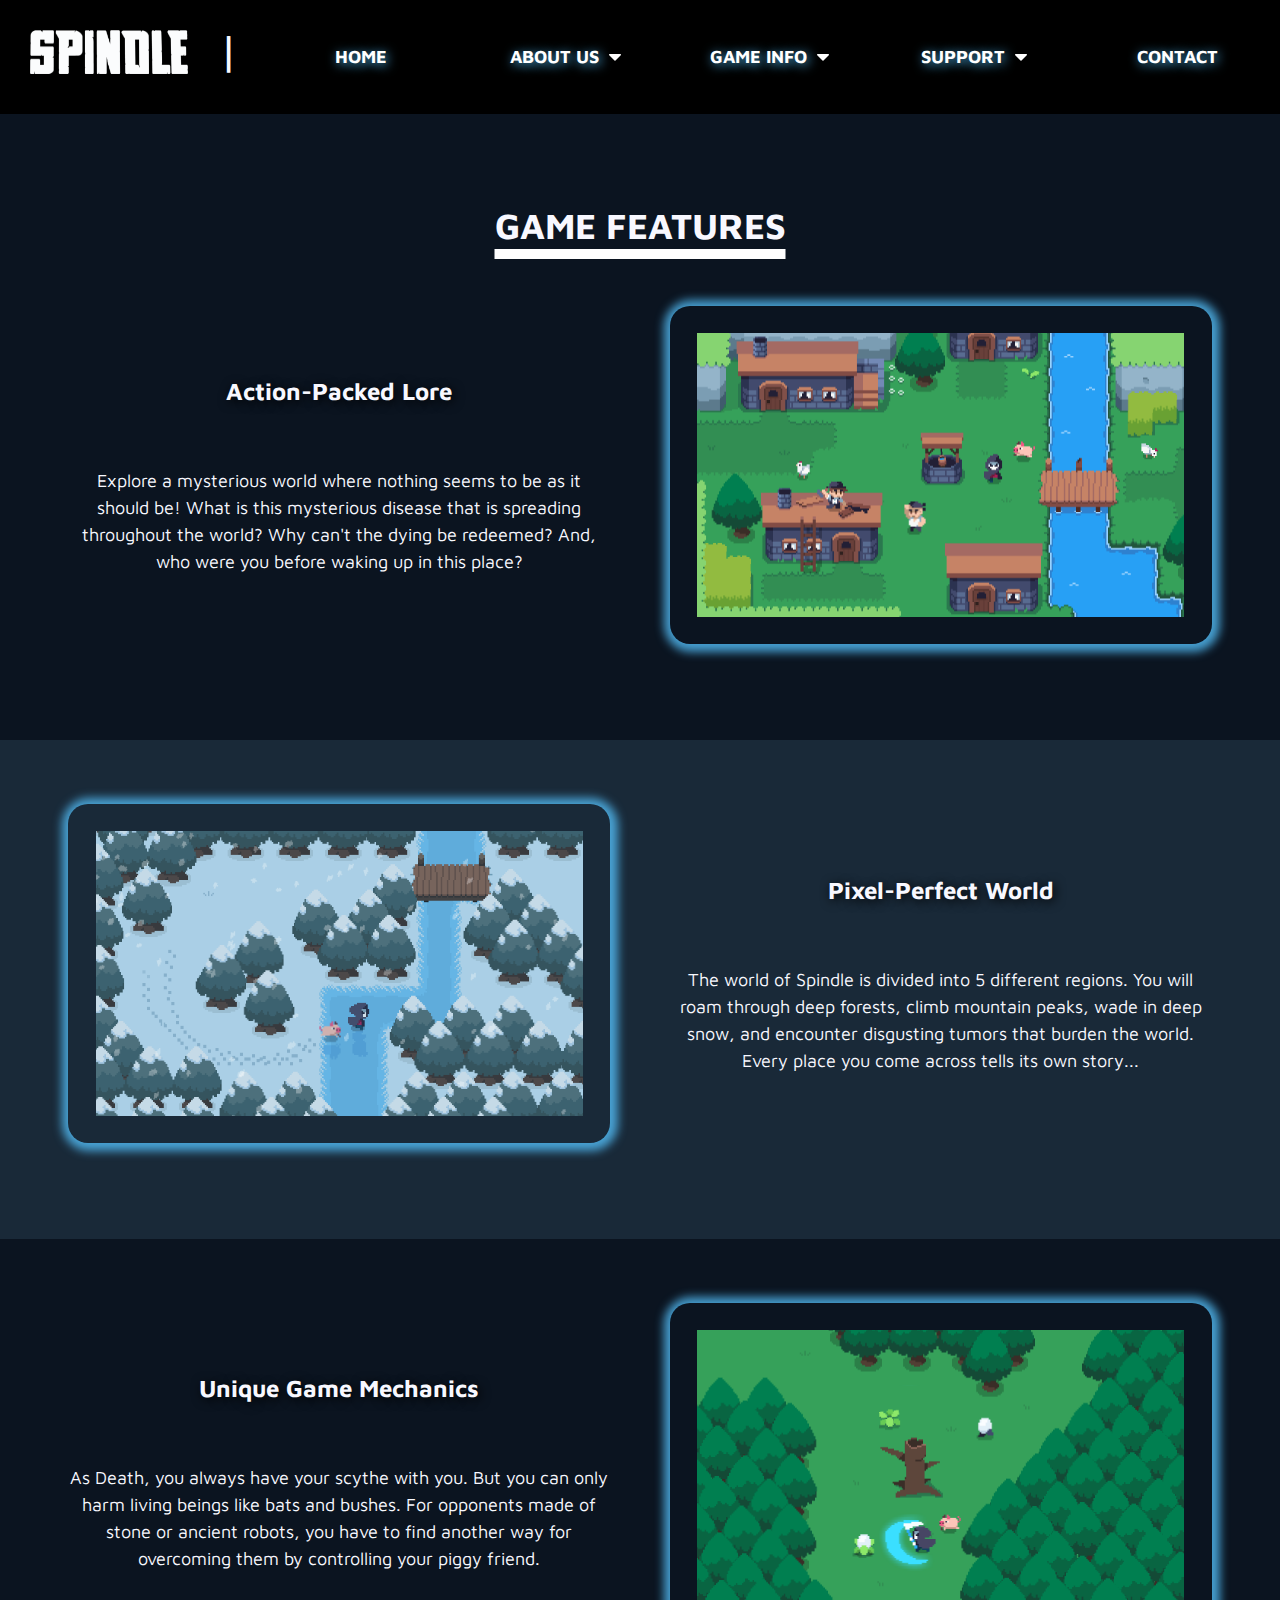
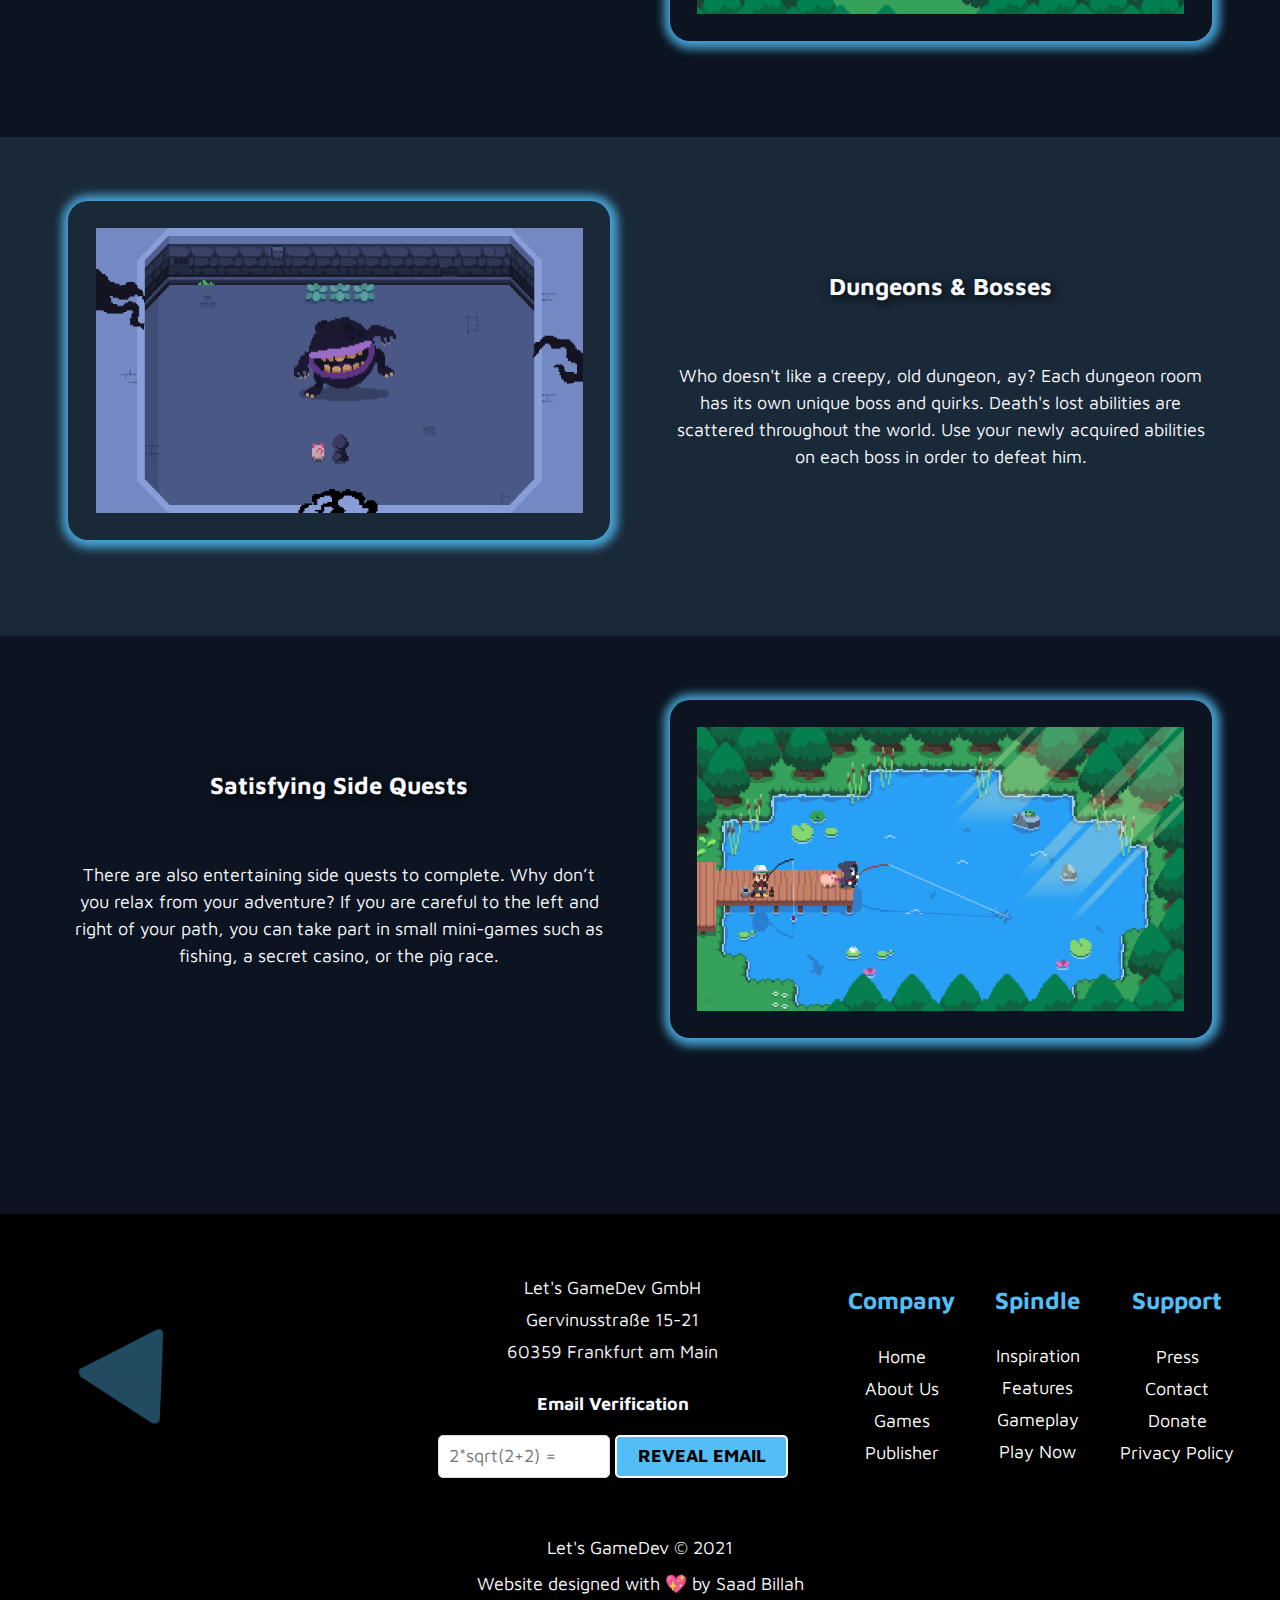
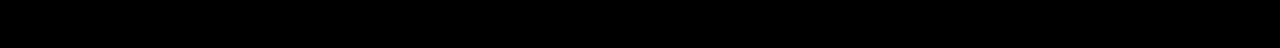
<file: features.html>
<!DOCTYPE html>
<html lang="en">
<head>
    <meta charset="UTF-8">
    <meta name="viewport" content="width=device-width, initial-scale=1">
    <link rel="preconnect" href="https://fonts.googleapis.com">
    <link rel="preconnect" href="https://fonts.gstatic.com" crossorigin>
    <link href="https://fonts.googleapis.com/css2?family=Maven+Pro:wght@500;900&display=swap" rel="stylesheet">
    <link rel="stylesheet" href="https://cdnjs.cloudflare.com/ajax/libs/font-awesome/4.7.0/css/font-awesome.min.css">
    <link rel="stylesheet" href="normalize.css">
    <link rel="stylesheet" href="basic_styles.css">
    <link rel="stylesheet" href="features_styles.css">
    <link rel="stylesheet" href="mobile_styles.css">
    <link rel="icon" href="icons/favicon.ico">
    <script src="verifyEmail.js"></script>
    <script src="mobileMenu.js"></script>
    <title>SPINDLE - Features</title>
</head>
<body>
    <header class="site-header">
        <div class="site-header_wrapper">
            <a href="#" id="logo_link">
                <img src="icons/spindle_logo.png" alt="spindle logo" width="158" height="44"/>
            </a>
            <span id="side-nav_divider">|</span>
            <ul id="mobile_button" onclick="toggleMobileNav()">
                <li id="first-bar">&mdash;</li>
                <li id="second-bar">&mdash;</li>
                <li id="third-bar">&mdash;</li>
            </ul>
            <nav class="main-nav">
                <div class="main-nav_wrapper">
                    <ul>
                        <li>
                            <a href="index.html" class="main-nav-link">Home</a>
                        </li>
                        <li><span class="main-nav-link">About Us&nbsp;&nbsp;<svg viewBox="0 0 1024 2048" xml:space="preserve" xmlns="http://www.w3.org/2000/svg" class="caret-down"><path d="M1024 832c0 17.333-6.333 32.333-19 45l-448 448c-12.667 12.667-27.667 19-45 19s-32.333-6.333-45-19L19 877C6.333 864.333 0 849.333 0 832s6.333-32.333 19-45 27.667-19 45-19h896c17.333 0 32.333 6.333 45 19s19 27.667 19 45z"></path></svg></span>
                            <ul class="submenu">
                                <li><a href="the_team.html#the-team" class="submenu-nav-link">The Team</a></li>
                                <li><a href="the_team.html#publishers-section" class="submenu-nav-link">Publishers</a></li>
                            </ul>
                        </li>
                        <li><span class="main-nav-link">Game Info&nbsp;&nbsp;<svg viewBox="0 0 1024 2048" xml:space="preserve" xmlns="http://www.w3.org/2000/svg" class="caret-down"><path d="M1024 832c0 17.333-6.333 32.333-19 45l-448 448c-12.667 12.667-27.667 19-45 19s-32.333-6.333-45-19L19 877C6.333 864.333 0 849.333 0 832s6.333-32.333 19-45 27.667-19 45-19h896c17.333 0 32.333 6.333 45 19s19 27.667 19 45z"></path></svg></span>
                            <ul class="submenu">
                                <li><a href="inspiration.html" class="submenu-nav-link">Inspiration</a></li>
                                <li><a href="features.html" class="submenu-nav-link">Features</a></li>
                                <li><a href="gameplay.html" class="submenu-nav-link">Gameplay</a></li>
                            </ul>
                        </li>
                        <li><span class="main-nav-link">Support&nbsp;&nbsp;<svg viewBox="0 0 1024 2048" xml:space="preserve" xmlns="http://www.w3.org/2000/svg" class="caret-down"><path d="M1024 832c0 17.333-6.333 32.333-19 45l-448 448c-12.667 12.667-27.667 19-45 19s-32.333-6.333-45-19L19 877C6.333 864.333 0 849.333 0 832s6.333-32.333 19-45 27.667-19 45-19h896c17.333 0 32.333 6.333 45 19s19 27.667 19 45z"></path></svg></span>
                            <ul class="submenu">
                                <li><a href="https://www.kickstarter.com/projects/letsgamedev/spindle-an-action-adventure-about-the-death-and-a-pig/posts" target="_blank" class="submenu-nav-link">Press</a></li>
                                <li><a href="funding.html" class="submenu-nav-link">Donate</a></li>
                            </ul>
                        </li>
                        <li><a href="contact.html" class="main-nav-link">Contact</a></li>
                    </ul>
                </div>
            </nav>
        </div>
    </header>
    <nav id="mobile-nav">
        <div class="mobile-nav_wrapper">
            <ul>
                <li>
                    <a href="index.html" class="main-nav-link home-link">Home</a>
                </li>
                <li>
                    <span class="main-nav-link mobile-nav-link" onclick="toggleNavLinks(0)">About Us&nbsp;&nbsp;<svg viewBox="0 0 1024 2048" xml:space="preserve" xmlns="http://www.w3.org/2000/svg" class="caret-down mobile-caret-down"><path d="M1024 832c0 17.333-6.333 32.333-19 45l-448 448c-12.667 12.667-27.667 19-45 19s-32.333-6.333-45-19L19 877C6.333 864.333 0 849.333 0 832s6.333-32.333 19-45 27.667-19 45-19h896c17.333 0 32.333 6.333 45 19s19 27.667 19 45z"></path></svg></span>
                    <ul class="mobile_submenu">
                        <li><a href="the_team.html#the-team" class="submenu-nav-link">The Team</a></li>
                        <li><a href="the_team.html#publishers-section" class="submenu-nav-link">Publishers</a></li>
                    </ul>
                </li>
                <li>
                    <span class="main-nav-link mobile-nav-link" onclick="toggleNavLinks(1)">Game Info&nbsp;&nbsp;<svg viewBox="0 0 1024 2048" xml:space="preserve" xmlns="http://www.w3.org/2000/svg" class="caret-down mobile-caret-down"><path d="M1024 832c0 17.333-6.333 32.333-19 45l-448 448c-12.667 12.667-27.667 19-45 19s-32.333-6.333-45-19L19 877C6.333 864.333 0 849.333 0 832s6.333-32.333 19-45 27.667-19 45-19h896c17.333 0 32.333 6.333 45 19s19 27.667 19 45z"></path></svg></span>
                    <ul class="mobile_submenu">
                        <li onclick="resetMobileNav()"><a href="inspiration.html" class="submenu-nav-link">Inspiration</a></li>
                        <li onclick="resetMobileNav()"><a href="features.html" class="submenu-nav-link">Features</a></li>
                        <li onclick="resetMobileNav()"><a href="gameplay.html" class="submenu-nav-link">Gameplay</a></li>
                    </ul>
                </li>
                <li>
                    <span class="main-nav-link mobile-nav-link" onclick="toggleNavLinks(2)">Support&nbsp;&nbsp;<svg viewBox="0 0 1024 2048" xml:space="preserve" xmlns="http://www.w3.org/2000/svg" class="caret-down mobile-caret-down"><path d="M1024 832c0 17.333-6.333 32.333-19 45l-448 448c-12.667 12.667-27.667 19-45 19s-32.333-6.333-45-19L19 877C6.333 864.333 0 849.333 0 832s6.333-32.333 19-45 27.667-19 45-19h896c17.333 0 32.333 6.333 45 19s19 27.667 19 45z"></path></svg></span>
                    <ul class="mobile_submenu">
                        <li onclick="resetMobileNav()"><a href="https://www.kickstarter.com/projects/letsgamedev/spindle-an-action-adventure-about-the-death-and-a-pig/posts" target="_blank" class="submenu-nav-link">Press</a></li>
                        <li onclick="resetMobileNav()"><a href="funding.html" class="submenu-nav-link">Donate</a></li>
                    </ul>
                </li>
                <li><a href="contact.html" class="main-nav-link">Contact</a></li>
            </ul>
        </div>
    </nav>
    <main class="main-body_wrapper">
        <div class="base-grid">
            <h1 class="section-headers white-header">Game Features</h1>
            <section class="side-by-side_grid">
                <div class="aspect-ratio-container grid-image grid-image-odd">
                    <img src="screenshots/11.png" alt="">
                </div>
                <div class="grid-box features_odd">
                    <h3>Action-Packed Lore</h3>
                    <p>Explore a mysterious world where nothing seems to be as it should be!
                        What is this mysterious disease that is spreading throughout the world?
                        Why can't the dying be redeemed?
                        And, who were you before waking up in this place?</p>
                </div>
            </section>
            <section class="side-by-side_grid ebony-back">
                <div class="aspect-ratio-container grid-image grid-image-even">
                    <img src="screenshots/9.png" alt="">
                </div>
                <div class="grid-box features_even">
                    <h3>Pixel-Perfect World</h3>
                    <p>The world of Spindle is divided into 5 different regions.
                        You will roam through deep forests, climb mountain peaks, wade in deep snow, and encounter disgusting tumors that burden the world.
                        Every place you come across tells its own story...</p>
                </div>
            </section>
            <section class="side-by-side_grid">
                <div class="aspect-ratio-container grid-image grid-image-odd">
                    <img src="screenshots/3.png" alt="">
                </div>
                <div class="grid-box features_odd">
                    <h3>Unique Game Mechanics</h3>
                    <p> As Death, you always have your scythe with you. But you can only harm living beings like bats and bushes.
                        For opponents made of stone or ancient robots, you have to find another way for overcoming them by controlling your piggy friend. </p>
                </div>
            </section>
            <section class="side-by-side_grid ebony-back" style="">
                <div class="aspect-ratio-container grid-image grid-image-even">
                    <img src="screenshots/6.png" alt="">
                </div>
                <div class="grid-box features_even">
                    <h3>Dungeons & Bosses</h3>
                    <p>Who doesn't like a creepy, old dungeon, ay?
                        Each dungeon room has its own unique boss and quirks.
                        Death's lost abilities are scattered throughout the world. Use your newly acquired abilities on each boss in order to defeat him.
                    </p>
                </div>
            </section>
            <section class="side-by-side_grid">
                <div class="aspect-ratio-container grid-image grid-image-odd">
                    <img src="screenshots/4.png" alt="">
                </div>
                <div class="grid-box features_odd">
                    <h3>Satisfying Side Quests</h3>
                    <p> There are also entertaining side quests to complete.
                        Why don’t you relax from your adventure?
                        If you are careful to the left and right of your path, you can take part in small mini-games such as fishing, a secret casino, or the pig race.</p>
                </div>
            </section>
        </div>
    </main>
    <footer class="site-footer">
        <div class="site-footer_wrapper">
            <img src="images/logo-gamedev.gif" alt="">
            <div id="footer_info-links">
                <div id="email-append">Let's GameDev GmbH
                    <br>Gervinusstraße 15-21
                    <br>60359 Frankfurt am Main
                    <br>
                    <form id="email-verification-form" action="" method="get" onsubmit="saveVerification(); revealEmail(); return false">
                        <ul>
                            <li>
                                <label for="verify-email-request" id="email-label">Email Verification</label>
                                <input type="number" id="verify-email-request" required="required" placeholder="2*sqrt(2+2) = ">
                                <input type="submit" id="email-reveal-button" name="email-submit" value="Reveal Email" onclick="">
                            </li>
                        </ul>
                    </form>
                </div>
            </div>
            <div id="footer_company-links">
                <h3>Company</h3>
                <ul>
                    <li><a href="index.html">Home</a></li>
                    <li><a href="about_us.html">About Us</a></li>
                    <li><a href="">Games</a></li>
                    <li><a href="the_team.html#publishers-section">Publisher</a></li>
                </ul>
            </div>
            <div id="footer_spindle-links">
                <h3>Spindle</h3>
                <ul>
                    <li><a href="inspiration.html">Inspiration</a></li>
                    <li><a href="features.html">Features</a></li>
                    <li><a href="gameplay.html">Gameplay</a></li>
                    <li><a href="https://gotm.io/letsgamedev/spindle" rel="noopener">Play Now</a></li>
                </ul>
            </div>
            <div id="footer_support-links">
                <h3>Support</h3>
                <ul>
                    <li><a href="https://www.kickstarter.com/projects/letsgamedev/spindle-an-action-adventure-about-the-death-and-a-pig/posts" rel="noopener">Press</a></li>
                    <li><a href="contact.html">Contact</a></li>
                    <li><a href="https://www.paypal.com/paypalme/spindlegame" rel="noopener">Donate</a></li>
                    <li><a href="https://www.lets-gamedev.de/datenschutz.html">Privacy Policy</a></li>
                </ul>
            </div>
        </div>
        <p>Let's GameDev &copy; 2021
            <br>Website designed with 💖 by Saad Billah</p>
    </footer>
</body>
</html>
</file>
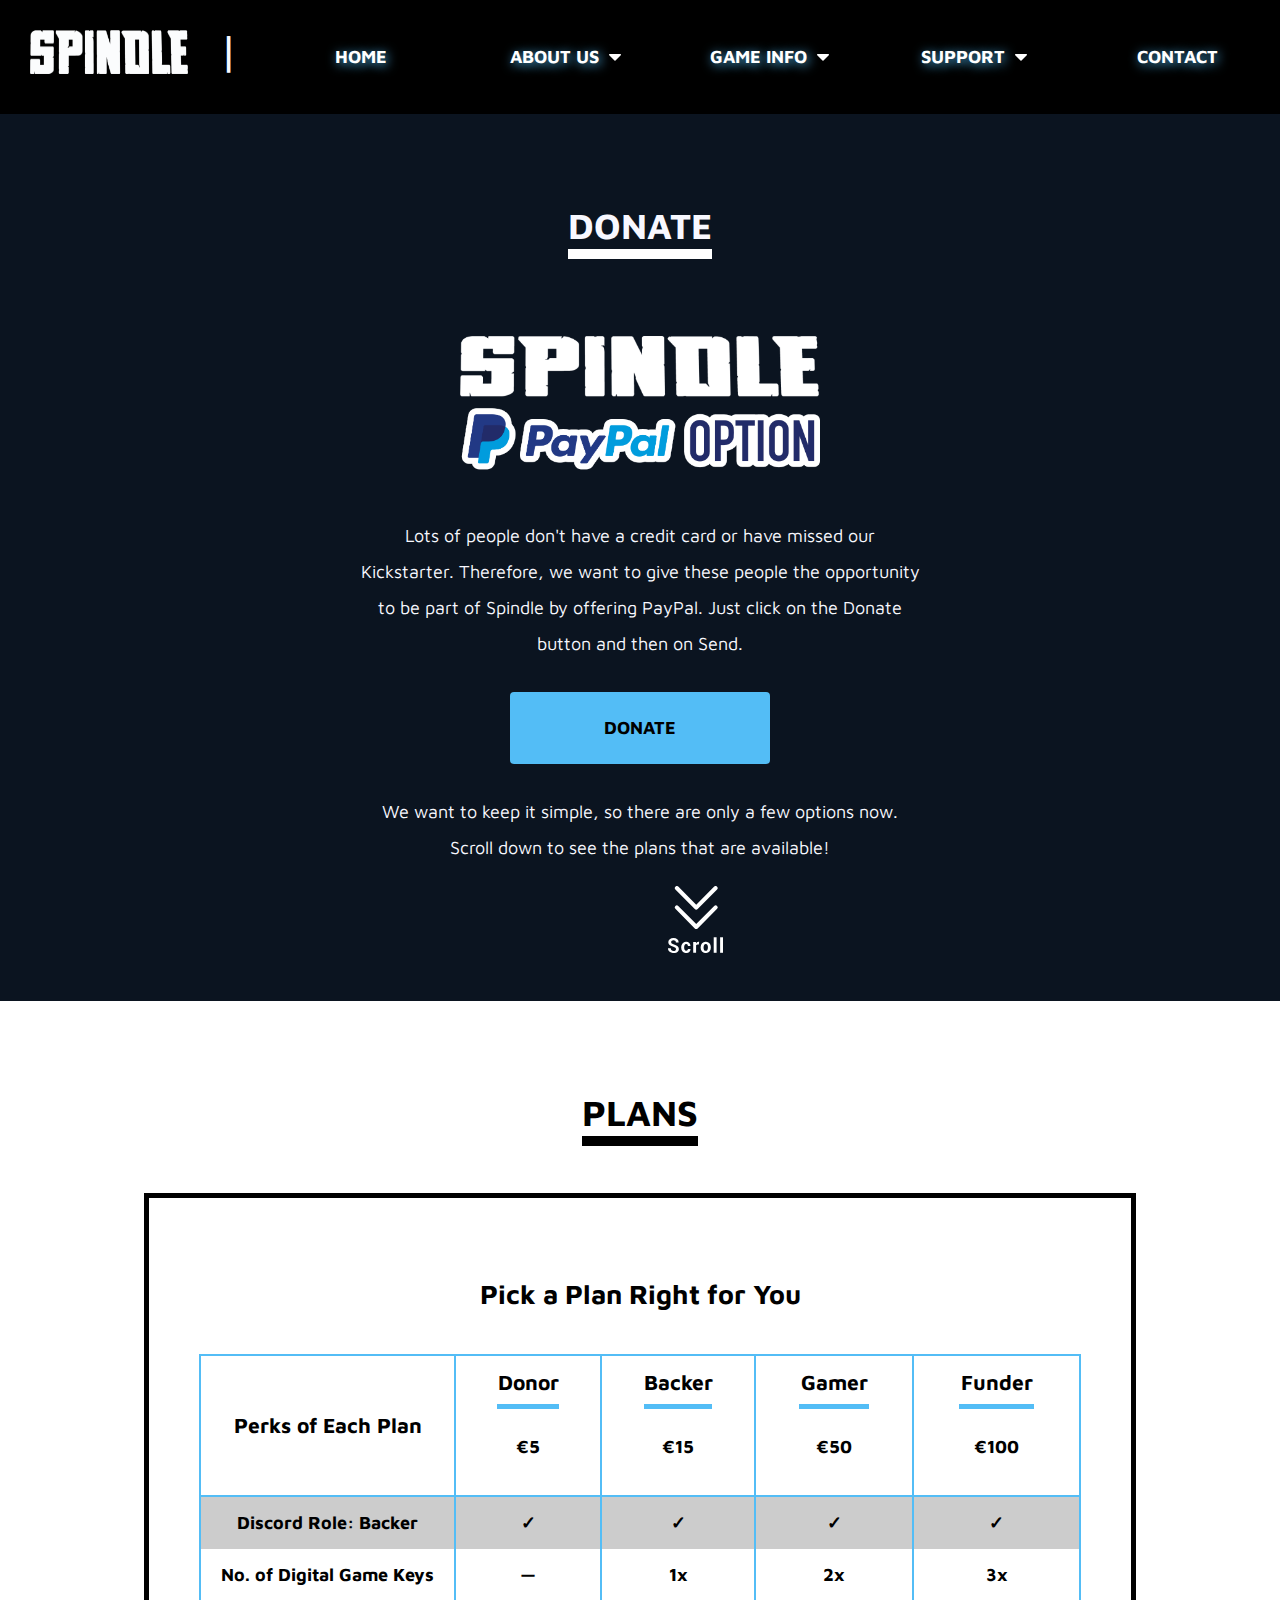
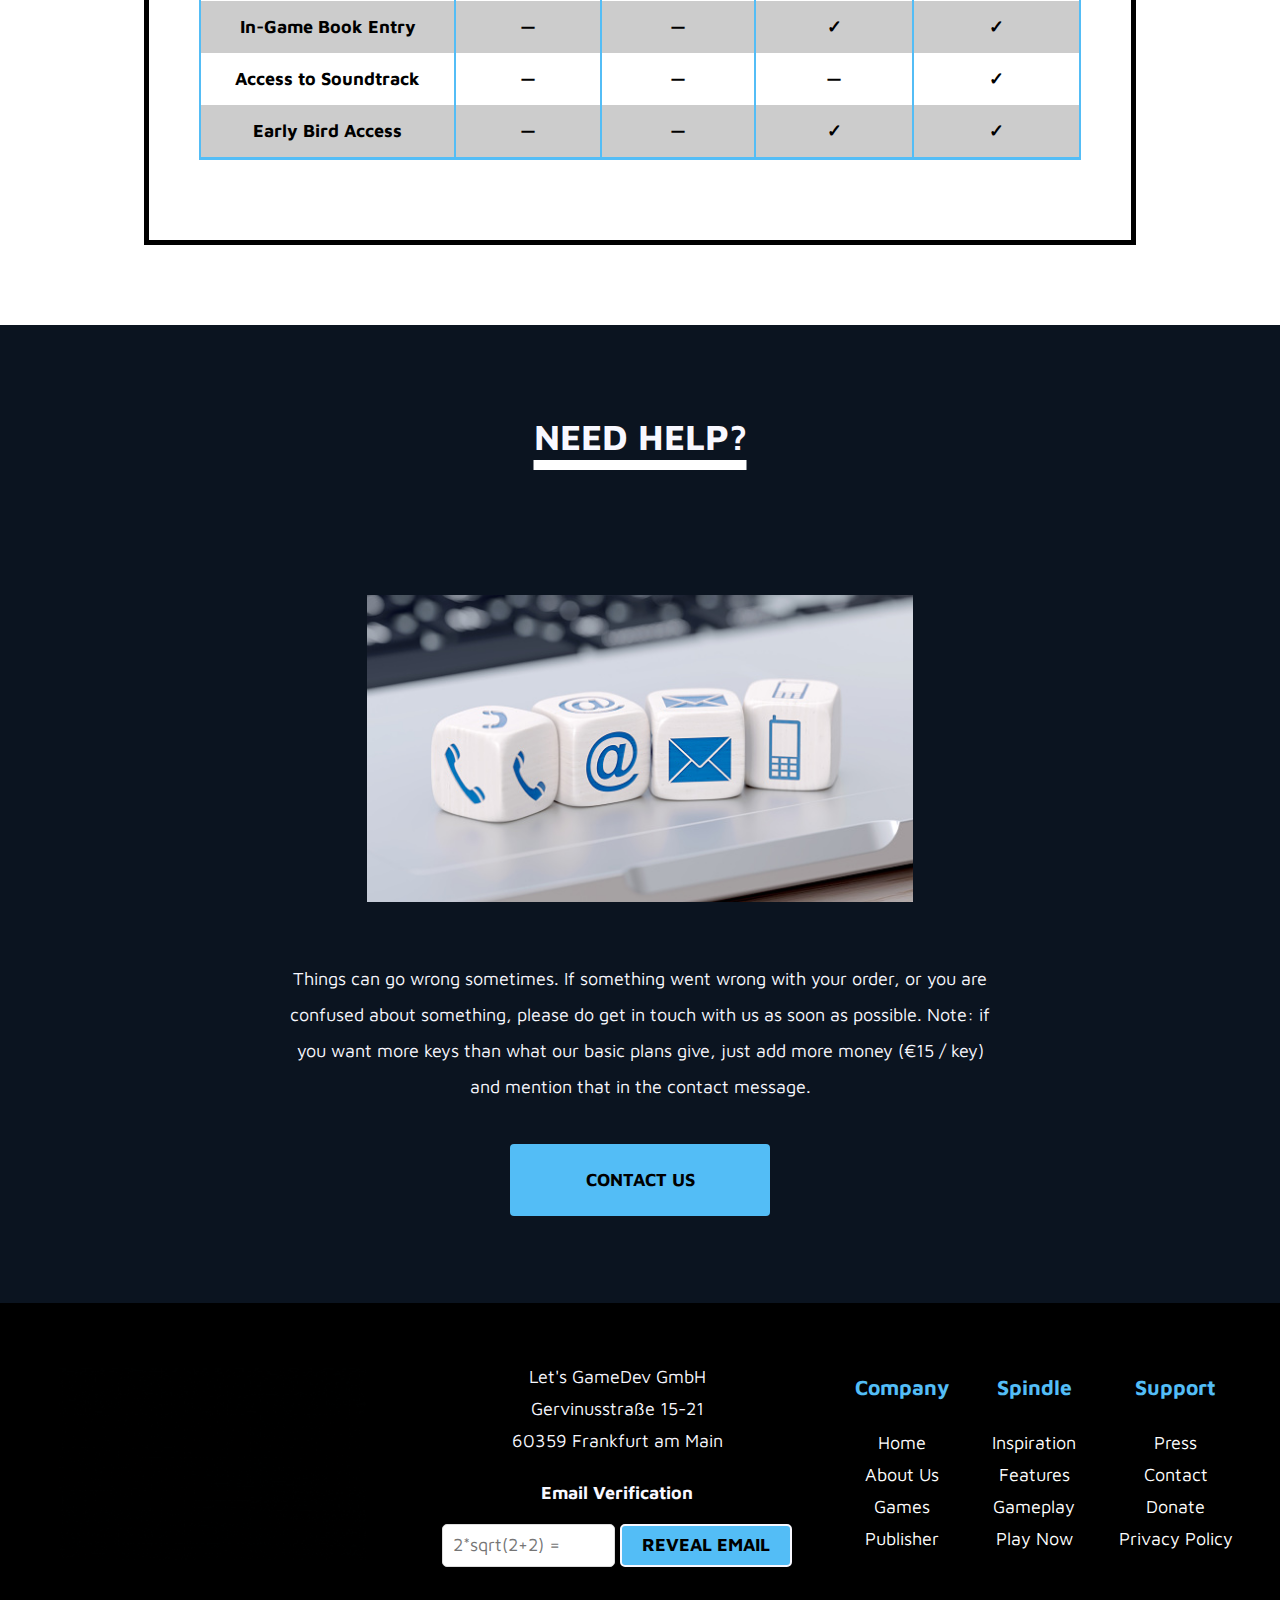
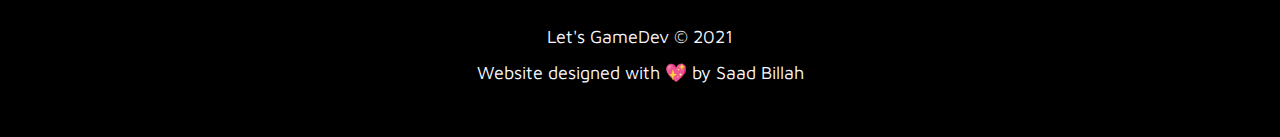
<file: funding.html>
<!DOCTYPE html>
<html lang="en" xmlns:data="http://www.w3.org/1999/xhtml">
<head>
    <meta charset="UTF-8">
    <meta name="viewport" content="width=device-width, initial-scale=1">
    <link rel="preconnect" href="https://fonts.googleapis.com">
    <link rel="preconnect" href="https://fonts.gstatic.com" crossorigin>
    <link href="https://fonts.googleapis.com/css2?family=Maven+Pro:wght@500;900&display=swap" rel="stylesheet">
    <link rel="stylesheet" href="https://cdnjs.cloudflare.com/ajax/libs/font-awesome/4.7.0/css/font-awesome.min.css">
    <link rel="stylesheet" href="normalize.css">
    <link rel="stylesheet" href="basic_styles.css">
    <link rel="stylesheet" href="funding.css">
    <link rel="stylesheet" href="mobile_styles.css">
    <link rel="icon" href="icons/favicon.ico">
    <script src="verifyEmail.js"></script>
    <script src="mobileMenu.js"></script>
    <title>SPINDLE - Donate</title>
</head>
<body>
    <header class="site-header">
        <div class="site-header_wrapper">
            <a href="#" id="logo_link">
                <img src="icons/spindle_logo.png" alt="spindle logo" width="158" height="44"/>
            </a>
            <span id="side-nav_divider">|</span>
            <ul id="mobile_button" onclick="toggleMobileNav()">
                <li id="first-bar">&mdash;</li>
                <li id="second-bar">&mdash;</li>
                <li id="third-bar">&mdash;</li>
            </ul>
            <nav class="main-nav">
                <div class="main-nav_wrapper">
                    <ul>
                        <li>
                            <a href="index.html" class="main-nav-link">Home</a>
                        </li>
                        <li><span class="main-nav-link">About Us&nbsp;&nbsp;<svg viewBox="0 0 1024 2048" xml:space="preserve" xmlns="http://www.w3.org/2000/svg" class="caret-down"><path d="M1024 832c0 17.333-6.333 32.333-19 45l-448 448c-12.667 12.667-27.667 19-45 19s-32.333-6.333-45-19L19 877C6.333 864.333 0 849.333 0 832s6.333-32.333 19-45 27.667-19 45-19h896c17.333 0 32.333 6.333 45 19s19 27.667 19 45z"></path></svg></span>
                            <ul class="submenu">
                                <li><a href="the_team.html#the-team" class="submenu-nav-link">The Team</a></li>
                                <li><a href="the_team.html#publishers-section" class="submenu-nav-link">Publishers</a></li>
                            </ul>
                        </li>
                        <li><span class="main-nav-link">Game Info&nbsp;&nbsp;<svg viewBox="0 0 1024 2048" xml:space="preserve" xmlns="http://www.w3.org/2000/svg" class="caret-down"><path d="M1024 832c0 17.333-6.333 32.333-19 45l-448 448c-12.667 12.667-27.667 19-45 19s-32.333-6.333-45-19L19 877C6.333 864.333 0 849.333 0 832s6.333-32.333 19-45 27.667-19 45-19h896c17.333 0 32.333 6.333 45 19s19 27.667 19 45z"></path></svg></span>
                            <ul class="submenu">
                                <li><a href="inspiration.html" class="submenu-nav-link">Inspiration</a></li>
                                <li><a href="features.html" class="submenu-nav-link">Features</a></li>
                                <li><a href="gameplay.html" class="submenu-nav-link">Gameplay</a></li>
                            </ul>
                        </li>
                        <li><span class="main-nav-link">Support&nbsp;&nbsp;<svg viewBox="0 0 1024 2048" xml:space="preserve" xmlns="http://www.w3.org/2000/svg" class="caret-down"><path d="M1024 832c0 17.333-6.333 32.333-19 45l-448 448c-12.667 12.667-27.667 19-45 19s-32.333-6.333-45-19L19 877C6.333 864.333 0 849.333 0 832s6.333-32.333 19-45 27.667-19 45-19h896c17.333 0 32.333 6.333 45 19s19 27.667 19 45z"></path></svg></span>
                            <ul class="submenu">
                                <li><a href="https://www.kickstarter.com/projects/letsgamedev/spindle-an-action-adventure-about-the-death-and-a-pig/posts" target="_blank" class="submenu-nav-link">Press</a></li>
                                <li><a href="funding.html" class="submenu-nav-link">Donate</a></li>
                            </ul>
                        </li>
                        <li><a href="contact.html" class="main-nav-link">Contact</a></li>
                    </ul>
                </div>
            </nav>
        </div>
    </header>
    <nav id="mobile-nav">
        <div class="mobile-nav_wrapper">
            <ul>
                <li>
                    <a href="index.html" class="main-nav-link home-link">Home</a>
                </li>
                <li>
                    <span class="main-nav-link mobile-nav-link" onclick="toggleNavLinks(0)">About Us&nbsp;&nbsp;<svg viewBox="0 0 1024 2048" xml:space="preserve" xmlns="http://www.w3.org/2000/svg" class="caret-down mobile-caret-down"><path d="M1024 832c0 17.333-6.333 32.333-19 45l-448 448c-12.667 12.667-27.667 19-45 19s-32.333-6.333-45-19L19 877C6.333 864.333 0 849.333 0 832s6.333-32.333 19-45 27.667-19 45-19h896c17.333 0 32.333 6.333 45 19s19 27.667 19 45z"></path></svg></span>
                    <ul class="mobile_submenu">
                        <li><a href="the_team.html#the-team" class="submenu-nav-link">The Team</a></li>
                        <li><a href="the_team.html#publishers-section" class="submenu-nav-link">Publishers</a></li>
                    </ul>
                </li>
                <li>
                    <span class="main-nav-link mobile-nav-link" onclick="toggleNavLinks(1)">Game Info&nbsp;&nbsp;<svg viewBox="0 0 1024 2048" xml:space="preserve" xmlns="http://www.w3.org/2000/svg" class="caret-down mobile-caret-down"><path d="M1024 832c0 17.333-6.333 32.333-19 45l-448 448c-12.667 12.667-27.667 19-45 19s-32.333-6.333-45-19L19 877C6.333 864.333 0 849.333 0 832s6.333-32.333 19-45 27.667-19 45-19h896c17.333 0 32.333 6.333 45 19s19 27.667 19 45z"></path></svg></span>
                    <ul class="mobile_submenu">
                        <li onclick="resetMobileNav()"><a href="inspiration.html" class="submenu-nav-link">Inspiration</a></li>
                        <li onclick="resetMobileNav()"><a href="features.html" class="submenu-nav-link">Features</a></li>
                        <li onclick="resetMobileNav()"><a href="gameplay.html" class="submenu-nav-link">Gameplay</a></li>
                    </ul>
                </li>
                <li>
                    <span class="main-nav-link mobile-nav-link" onclick="toggleNavLinks(2)">Support&nbsp;&nbsp;<svg viewBox="0 0 1024 2048" xml:space="preserve" xmlns="http://www.w3.org/2000/svg" class="caret-down mobile-caret-down"><path d="M1024 832c0 17.333-6.333 32.333-19 45l-448 448c-12.667 12.667-27.667 19-45 19s-32.333-6.333-45-19L19 877C6.333 864.333 0 849.333 0 832s6.333-32.333 19-45 27.667-19 45-19h896c17.333 0 32.333 6.333 45 19s19 27.667 19 45z"></path></svg></span>
                    <ul class="mobile_submenu">
                        <li onclick="resetMobileNav()"><a href="https://www.kickstarter.com/projects/letsgamedev/spindle-an-action-adventure-about-the-death-and-a-pig/posts" target="_blank" class="submenu-nav-link">Press</a></li>
                        <li onclick="resetMobileNav()"><a href="funding.html" class="submenu-nav-link">Donate</a></li>
                    </ul>
                </li>
                <li><a href="contact.html" class="main-nav-link">Contact</a></li>
            </ul>
        </div>
    </nav>
    <main class="main-body_wrapper" style="background: white">
        <section id="funding-section" class="base-grid">
            <h1 class="section-headers white-header">Donate</h1>
            <div id="funding-section_wrapper" class="section_wrapper">
                <img src="images/donate.png" alt="" />
                <p>Lots of people don't have a credit card or have missed our Kickstarter. Therefore, we want to give these people the opportunity to be part of Spindle by offering PayPal.
                    Just click on the Donate button and then on Send.</p>
                <a href="https://www.paypal.com/paypalme/spindlegame" rel="noopener" target="_blank" class="button-link donate-link">Donate</a>
                <p>We want to keep it simple, so there are only a few options now. Scroll down to see the plans that are available!</p>
                <a href="#plans-section" class="scroll-tip-link"><img src="icons/scroll.svg" class="scroll-tip" alt=""/></a>
            </div>
        </section>
        <section id="plans-section" class="base-grid">
            <h1 class="section-headers black-header">Plans</h1>
            <div id="plans-section_wrapper" class="section_wrapper" style="color: black">
                <table>
                    <caption><h2 class="h2-headers_down">Pick a Plan Right for You</h2></caption>
                    <thead>
                        <tr>
                            <th><h3>Perks of Each Plan</h3></th>
                            <th>
                                <h3>Donor</h3>
                                <hr>
                                <p>€5</p>
                            </th>
                            <th>
                                <h3>Backer</h3>
                                <hr>
                                <p>€15</p>
                            </th>
                            <th>
                                <h3>Gamer</h3>
                                <hr>
                                <p>€50</p>
                            </th>
                            <th>
                                <h3>Funder</h3>
                                <hr>
                                <p>€100</p>
                            </th>
                        </tr>
                    </thead>
                    <tbody>
                        <tr>
                            <td>Discord Role: Backer</td><td>&check;</td><td>&check;</td><td>&check;</td><td>&check;</td>
                        </tr>
                        <tr>
                            <td>No. of Digital Game Keys</td><td>&mdash;</td><td>1x</td><td>2x</td><td>3x</td>
                        </tr>
                        <tr>
                            <td>In-Game Book Entry</td><td>&mdash;</td><td>&mdash;</td><td>&check;</td><td>&check;</td>
                        </tr>
                        <tr>
                            <td>Access to Soundtrack</td><td>&mdash;</td><td>&mdash;</td><td>&mdash;</td><td>&check;</td>
                        </tr>
                        <tr class="last-row">
                            <td>Early Bird Access</td><td>&mdash;</td><td>&mdash;</td><td>&check;</td><td>&check;</td>
                        </tr>
                    </tbody>
                </table>
            </div>
            <div id="mobile-table" class="responsive-table">
                <div class="table-caption"><h2 class="h2-headers h2-headers_down">Pick a Plan Right for You</h2></div>
                <div class="table-head">
                    <div class="table-row">
                        <div class="table-header">
                            <h4>Donor</h4>
                            <hr>
                            <p>€5</p>
                        </div>
                        <div class="table-header" >
                            <h4>Backer</h4><hr>
                            <p>€15</p>
                        </div>
                        <div class="table-header" >
                            <h4>Gamer</h4>
                            <hr>
                            <p>€50</p>
                        </div>
                        <div class="table-header">
                            <h4>Funder</h4>
                            <hr>
                            <p>€100</p>
                        </div>
                    </div>
                </div>
                <div class="table-body">
                    <div id="mobile-first-row" class="table-row bg-text text-1">
                        <div class="table-cell hidden-text">R</div><div class="table-cell hidden-text">R</div><div class="table-cell hidden-text">R</div><div class="table-cell hidden-text">R</div>
                    </div>
                    <div class="table-row">
                        <div class="table-cell">&check;</div><div class="table-cell">&check;</div><div class="table-cell" >&check;</div><div class="table-cell" >&check;</div>
                    </div>
                    <div class="table-row bg-text text-2">
                        <div class="table-cell hidden-text">R</div><div class="table-cell hidden-text">R</div><div class="table-cell hidden-text">R</div><div class="table-cell hidden-text">R</div>
                    </div>
                    <div class="table-row">
                        <div class="table-cell">&mdash;</div><div class="table-cell">1x</div><div class="table-cell" >2x</div><div class="table-cell" >3x</div>
                    </div>
                    <div class="table-row bg-text text-3">
                        <div class="table-cell hidden-text">R</div><div class="table-cell hidden-text">R</div><div class="table-cell hidden-text">R</div><div class="table-cell hidden-text">R</div>
                    </div>
                    <div class="table-row">
                        <div class="table-cell" >&mdash;</div><div class="table-cell" >&mdash;</div><div class="table-cell" >&check;</div><div class="table-cell">&check;</div>
                    </div>
                    <div class="table-row bg-text text-4">
                        <div class="table-cell hidden-text">R</div><div class="table-cell hidden-text">R</div><div class="table-cell hidden-text">R</div><div class="table-cell hidden-text">R</div>
                    </div>
                    <div class="table-row">
                        <div class="table-cell">&mdash;</div><div class="table-cell">&mdash;</div><div class="table-cell">&mdash;</div><div class="table-cell">&check;</div>
                    </div>
                    <div class="table-row bg-text text-5">
                        <div class="table-cell hidden-text">R</div><div class="table-cell hidden-text">R</div><div class="table-cell hidden-text">R</div><div class="table-cell hidden-text">R</div>
                    </div>
                    <div class="table-row last-row">
                        <div class="table-cell">&mdash;</div><div class="table-cell">&mdash;</div><div class="table-cell">&check;</div><div class="table-cell">&check;</div>
                    </div>
                </div>
            </div>
        </section>
        <section id="help-section" class="base-grid">
            <h1 class="section-headers">Need Help?</h1>
            <div id="help-section_wrapper">
                <img src="images/contact.jpg" alt="">
                <p>Things can go wrong sometimes. If something went wrong with your order, or you are confused about something, please do get in touch with us as soon as possible.
                    Note: if you want more keys than what our basic plans give, just add more money (&euro;15 / key) and mention that in the contact message. </p>
                <a href="#" rel="noopener" target="_blank" class="button-link">Contact Us</a>
            </div>
        </section>
    </main>
    <footer class="site-footer">
        <div class="site-footer_wrapper">
            <img src="images/logo-gamedev.gif" alt="">
            <div id="footer_info-links">
                <div id="email-append">Let's GameDev GmbH
                    <br>Gervinusstraße 15-21
                    <br>60359 Frankfurt am Main
                    <br>
                    <form id="email-verification-form" action="" method="get" onsubmit="saveVerification(); revealEmail(); return false">
                        <ul>
                            <li>
                                <label for="verify-email-request" id="email-label">Email Verification</label>
                                <input type="number" id="verify-email-request" required="required" placeholder="2*sqrt(2+2) = ">
                                <input type="submit" id="email-reveal-button" name="email-submit" value="Reveal Email" onclick="">
                            </li>
                        </ul>
                    </form>
                </div>
            </div>
            <div id="footer_company-links">
                <h3>Company</h3>
                <ul>
                    <li><a href="index.html">Home</a></li>
                    <li><a href="about_us.html">About Us</a></li>
                    <li><a href="">Games</a></li>
                    <li><a href="the_team.html#publishers-section">Publisher</a></li>
                </ul>
            </div>
            <div id="footer_spindle-links">
                <h3>Spindle</h3>
                <ul>
                    <li><a href="inspiration.html">Inspiration</a></li>
                    <li><a href="features.html">Features</a></li>
                    <li><a href="gameplay.html">Gameplay</a></li>
                    <li><a href="https://gotm.io/letsgamedev/spindle" rel="noopener">Play Now</a></li>
                </ul>
            </div>
            <div id="footer_support-links">
                <h3>Support</h3>
                <ul>
                    <li><a href="https://www.kickstarter.com/projects/letsgamedev/spindle-an-action-adventure-about-the-death-and-a-pig/posts" rel="noopener">Press</a></li>
                    <li><a href="contact.html">Contact</a></li>
                    <li><a href="https://www.paypal.com/paypalme/spindlegame" rel="noopener">Donate</a></li>
                    <li><a href="https://www.lets-gamedev.de/datenschutz.html">Privacy Policy</a></li>
                </ul>
            </div>
        </div>
        <p>Let's GameDev &copy; 2021
            <br>Website designed with 💖 by Saad Billah</p>
    </footer>
</body>
</html>
</file>
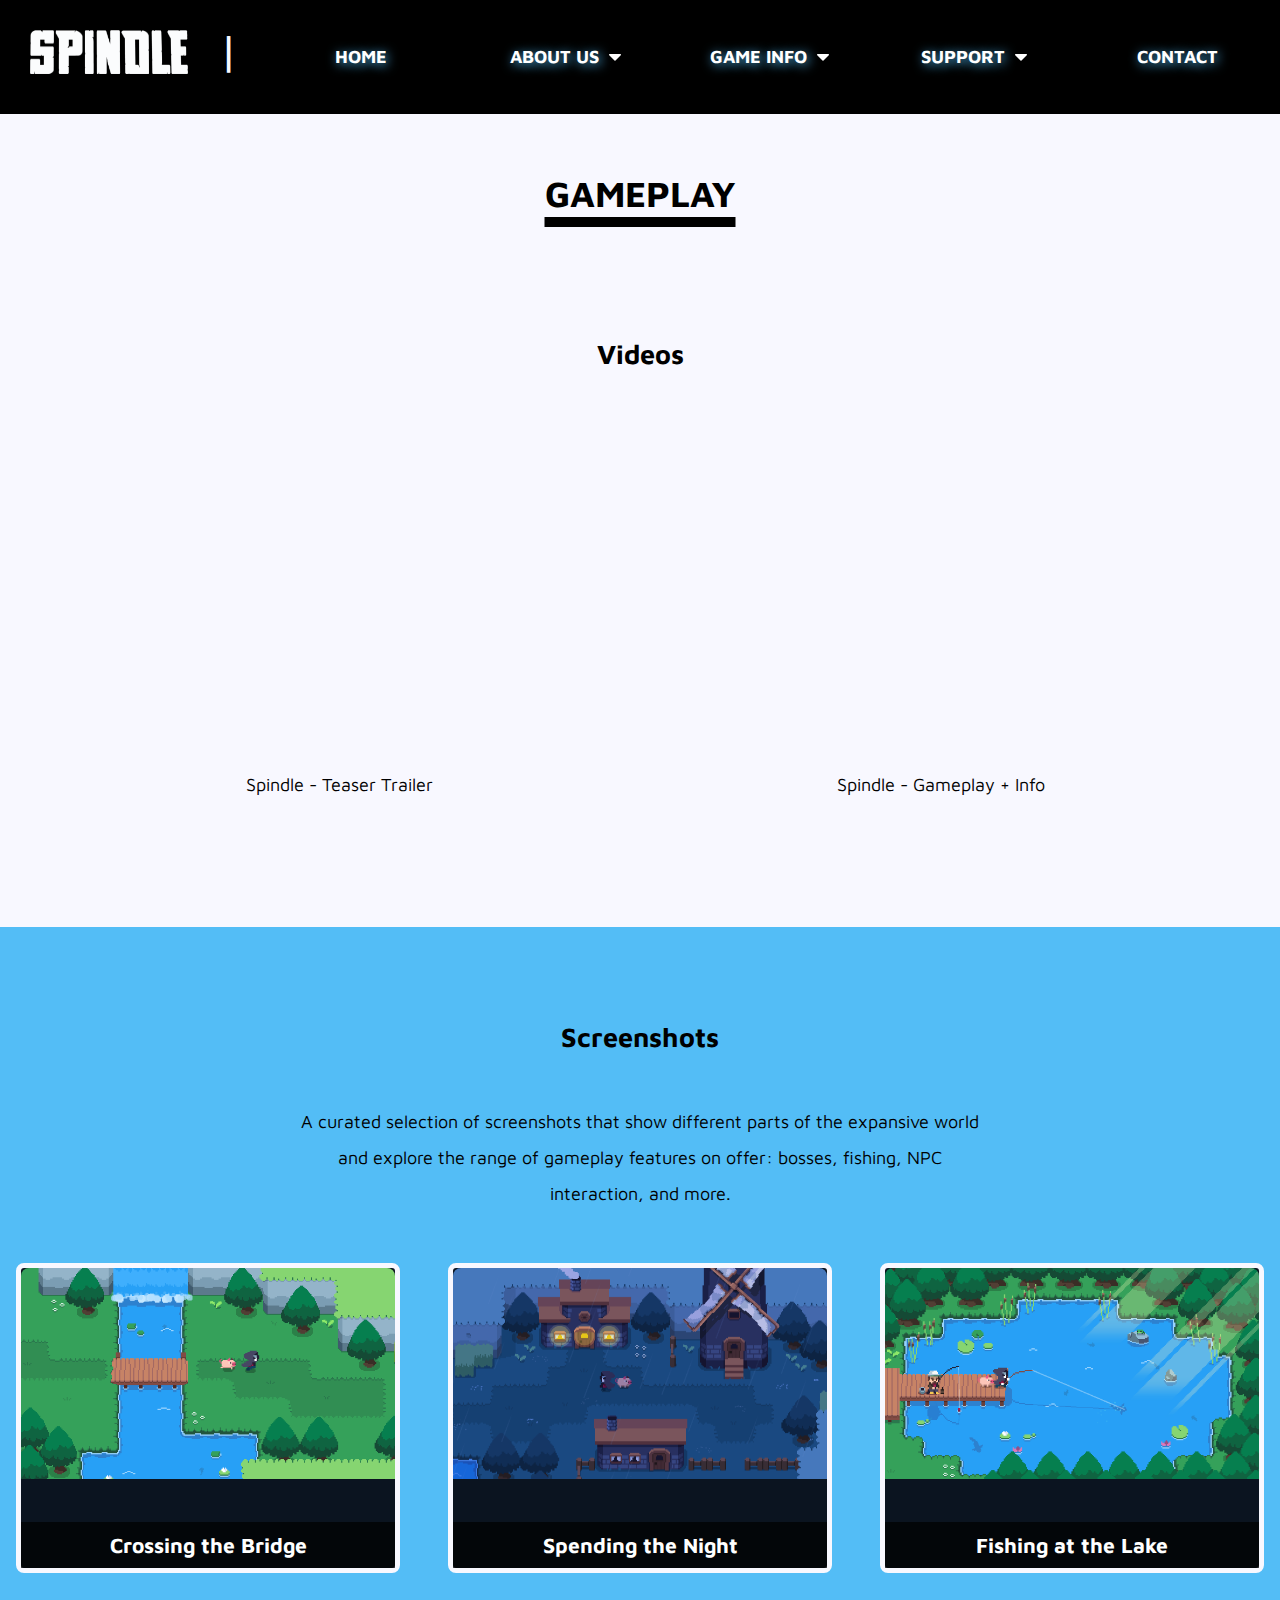
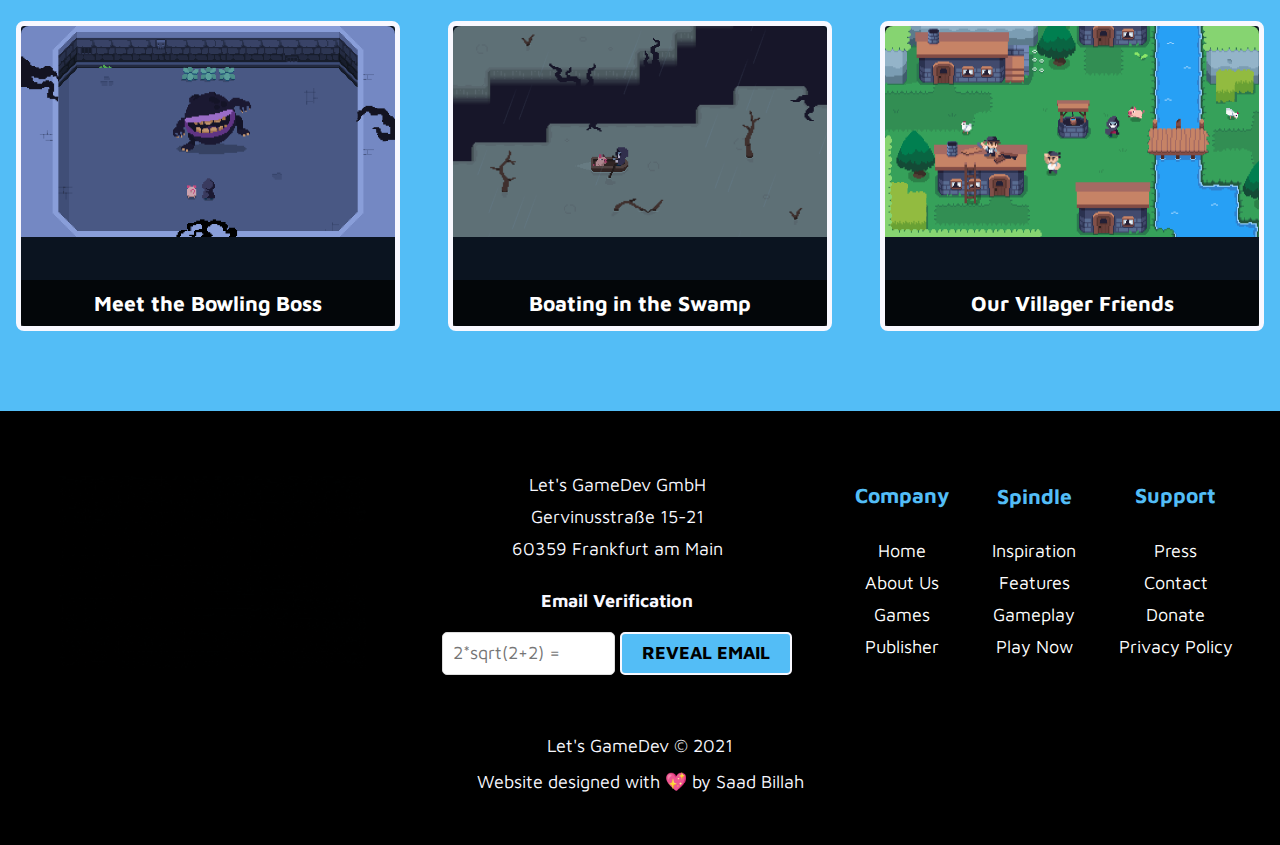
<file: gameplay.html>
<!DOCTYPE html>
<html lang="en">
<head>
    <meta charset="UTF-8">
    <meta name="viewport" content="width=device-width, initial-scale=1">
    <link rel="preconnect" href="https://fonts.googleapis.com">
    <link rel="preconnect" href="https://fonts.gstatic.com" crossorigin>
    <link href="https://fonts.googleapis.com/css2?family=Maven+Pro:wght@500;900&display=swap" rel="stylesheet">
    <link rel="stylesheet" href="https://cdnjs.cloudflare.com/ajax/libs/font-awesome/4.7.0/css/font-awesome.min.css">
    <link rel="stylesheet" href="normalize.css">
    <link rel="stylesheet" href="basic_styles.css">
    <link rel="stylesheet" href="gameplay_styles.css">
    <link rel="stylesheet" href="mobile_styles.css">
    <link rel="icon" href="icons/favicon.ico">
    <script src="verifyEmail.js"></script>
    <script src="mobileMenu.js"></script>
    <title>SPINDLE - Gameplay</title>
</head>
<body>
    <header class="site-header">
        <div class="site-header_wrapper">
            <a href="#" id="logo_link">
                <img src="icons/spindle_logo.png" alt="spindle logo" width="158" height="44"/>
            </a>
            <span id="side-nav_divider">|</span>
            <ul id="mobile_button" onclick="toggleMobileNav()">
                <li id="first-bar">&mdash;</li>
                <li id="second-bar">&mdash;</li>
                <li id="third-bar">&mdash;</li>
            </ul>
            <nav class="main-nav">
                <div class="main-nav_wrapper">
                    <ul>
                        <li>
                            <a href="index.html" class="main-nav-link">Home</a>
                        </li>
                        <li><span class="main-nav-link">About Us&nbsp;&nbsp;<svg viewBox="0 0 1024 2048" xml:space="preserve" xmlns="http://www.w3.org/2000/svg" class="caret-down"><path d="M1024 832c0 17.333-6.333 32.333-19 45l-448 448c-12.667 12.667-27.667 19-45 19s-32.333-6.333-45-19L19 877C6.333 864.333 0 849.333 0 832s6.333-32.333 19-45 27.667-19 45-19h896c17.333 0 32.333 6.333 45 19s19 27.667 19 45z"></path></svg></span>
                            <ul class="submenu">
                                <li><a href="the_team.html#the-team" class="submenu-nav-link">The Team</a></li>
                                <li><a href="the_team.html#publishers-section" class="submenu-nav-link">Publishers</a></li>
                            </ul>
                        </li>
                        <li><span class="main-nav-link">Game Info&nbsp;&nbsp;<svg viewBox="0 0 1024 2048" xml:space="preserve" xmlns="http://www.w3.org/2000/svg" class="caret-down"><path d="M1024 832c0 17.333-6.333 32.333-19 45l-448 448c-12.667 12.667-27.667 19-45 19s-32.333-6.333-45-19L19 877C6.333 864.333 0 849.333 0 832s6.333-32.333 19-45 27.667-19 45-19h896c17.333 0 32.333 6.333 45 19s19 27.667 19 45z"></path></svg></span>
                            <ul class="submenu">
                                <li><a href="inspiration.html" class="submenu-nav-link">Inspiration</a></li>
                                <li><a href="features.html" class="submenu-nav-link">Features</a></li>
                                <li><a href="gameplay.html" class="submenu-nav-link">Gameplay</a></li>
                            </ul>
                        </li>
                        <li><span class="main-nav-link">Support&nbsp;&nbsp;<svg viewBox="0 0 1024 2048" xml:space="preserve" xmlns="http://www.w3.org/2000/svg" class="caret-down"><path d="M1024 832c0 17.333-6.333 32.333-19 45l-448 448c-12.667 12.667-27.667 19-45 19s-32.333-6.333-45-19L19 877C6.333 864.333 0 849.333 0 832s6.333-32.333 19-45 27.667-19 45-19h896c17.333 0 32.333 6.333 45 19s19 27.667 19 45z"></path></svg></span>
                            <ul class="submenu">
                                <li><a href="https://www.kickstarter.com/projects/letsgamedev/spindle-an-action-adventure-about-the-death-and-a-pig/posts" target="_blank" class="submenu-nav-link">Press</a></li>
                                <li><a href="funding.html" class="submenu-nav-link">Donate</a></li>
                            </ul>
                        </li>
                        <li><a href="contact.html" class="main-nav-link">Contact</a></li>
                    </ul>
                </div>
            </nav>
        </div>
    </header>
    <nav id="mobile-nav">
        <div class="mobile-nav_wrapper">
            <ul>
                <li>
                    <a href="index.html" class="main-nav-link">Home</a>
                </li>
                <li>
                    <span class="main-nav-link mobile-nav-link" onclick="toggleNavLinks(0)">About Us&nbsp;&nbsp;<svg viewBox="0 0 1024 2048" xml:space="preserve" xmlns="http://www.w3.org/2000/svg" class="caret-down mobile-caret-down"><path d="M1024 832c0 17.333-6.333 32.333-19 45l-448 448c-12.667 12.667-27.667 19-45 19s-32.333-6.333-45-19L19 877C6.333 864.333 0 849.333 0 832s6.333-32.333 19-45 27.667-19 45-19h896c17.333 0 32.333 6.333 45 19s19 27.667 19 45z"></path></svg></span>
                    <ul class="mobile_submenu">
                        <li><a href="the_team.html#the-team" class="submenu-nav-link">The Team</a></li>
                        <li><a href="the_team.html#publishers-section" class="submenu-nav-link">Publishers</a></li>
                    </ul>
                </li>
                <li>
                    <span class="main-nav-link mobile-nav-link" onclick="toggleNavLinks(1)">Game Info&nbsp;&nbsp;<svg viewBox="0 0 1024 2048" xml:space="preserve" xmlns="http://www.w3.org/2000/svg" class="caret-down mobile-caret-down"><path d="M1024 832c0 17.333-6.333 32.333-19 45l-448 448c-12.667 12.667-27.667 19-45 19s-32.333-6.333-45-19L19 877C6.333 864.333 0 849.333 0 832s6.333-32.333 19-45 27.667-19 45-19h896c17.333 0 32.333 6.333 45 19s19 27.667 19 45z"></path></svg></span>
                    <ul class="mobile_submenu">
                        <li onclick="resetMobileNav()"><a href="inspiration.html" class="submenu-nav-link">Inspiration</a></li>
                        <li onclick="resetMobileNav()"><a href="features.html" class="submenu-nav-link">Features</a></li>
                        <li onclick="resetMobileNav()"><a href="gameplay.html" class="submenu-nav-link">Gameplay</a></li>
                    </ul>
                </li>
                <li>
                    <span class="main-nav-link mobile-nav-link" onclick="toggleNavLinks(2)">Support&nbsp;&nbsp;<svg viewBox="0 0 1024 2048" xml:space="preserve" xmlns="http://www.w3.org/2000/svg" class="caret-down mobile-caret-down"><path d="M1024 832c0 17.333-6.333 32.333-19 45l-448 448c-12.667 12.667-27.667 19-45 19s-32.333-6.333-45-19L19 877C6.333 864.333 0 849.333 0 832s6.333-32.333 19-45 27.667-19 45-19h896c17.333 0 32.333 6.333 45 19s19 27.667 19 45z"></path></svg></span>
                    <ul class="mobile_submenu">
                        <li onclick="resetMobileNav()"><a href="https://www.kickstarter.com/projects/letsgamedev/spindle-an-action-adventure-about-the-death-and-a-pig/posts" target="_blank" class="submenu-nav-link">Press</a></li>
                        <li onclick="resetMobileNav()"><a href="funding.html" class="submenu-nav-link">Donate</a></li>
                    </ul>
                </li>
                <li><a href="contact.html" class="main-nav-link">Contact</a></li>
            </ul>
        </div>
    </nav>
    <main class="main-body_wrapper">
        <h1 class="section-headers black-header">Gameplay</h1>
        <h2 class="h2-headers">Videos</h2>
        <section id="gameplay-section" class="side-by-side_grid">
            <figure class="vid-1">
                <div class='aspect-ratio-container'><iframe src='https://www.youtube.com/embed/PEUCGzCcxm4' allowfullscreen></iframe></div>
                <figcaption>
                    Spindle - Teaser Trailer
                </figcaption>
            </figure>
            <figure class="vid-2">
                <div class='aspect-ratio-container'><iframe src='https://www.youtube.com/embed/FWLmL9_Oofk' allowfullscreen></iframe></div>
                <figcaption>
                    Spindle - Gameplay + Info
                </figcaption>
            </figure>
        </section>
        <section class="grid-cards" id="teams-section">
            <h2 class="h2-headers h2-headers_down">Screenshots</h2>
            <p>
                A curated selection of screenshots that show different parts of the expansive world and explore the range of gameplay features on offer: bosses, fishing, NPC interaction, and more.
            </p>
            <ul>
                <li>
                    <figure>
                        <img src="screenshots/1.png" alt="crossing the bridge">
                        <figcaption><h3>Crossing the Bridge</h3></figcaption>
                    </figure>
                </li>
                <li>
                    <figure>
                        <img src="screenshots/2.png" alt="night in the village">
                        <figcaption><h3>Spending the Night</h3></figcaption>
                    </figure>
                </li>
                <li>
                    <figure>
                        <img src="screenshots/4.png" alt="fishing at the lake">
                        <figcaption><h3>Fishing at the Lake</h3></figcaption>
                    </figure>
                </li>
                <li>
                    <figure>
                        <img src="screenshots/6.png" alt="meet the bowling boss">
                        <figcaption><h3>Meet the Bowling Boss</h3></figcaption>
                    </figure>
                </li>
                <li>
                    <figure>
                        <img src="screenshots/8.png" alt="boating in the swamp">
                        <figcaption><h3>Boating in the Swamp</h3></figcaption>
                    </figure>
                </li>
                <li>
                    <figure>
                        <img src="screenshots/11.png" alt="our villager friends">
                        <figcaption><h3>Our Villager Friends</h3></figcaption>
                    </figure>
                </li>
            </ul>
        </section>
    </main>
    <footer class="site-footer">
        <div class="site-footer_wrapper">
            <img src="images/logo-gamedev.gif" alt="">
            <div id="footer_info-links">
                <div id="email-append">Let's GameDev GmbH
                    <br>Gervinusstraße 15-21
                    <br>60359 Frankfurt am Main
                    <br>
                    <form id="email-verification-form" action="" method="get" onsubmit="saveVerification(); revealEmail(); return false">
                        <ul>
                            <li>
                                <label for="verify-email-request" id="email-label">Email Verification</label>
                                <input type="number" id="verify-email-request" required="required" placeholder="2*sqrt(2+2) = ">
                                <input type="submit" id="email-reveal-button" name="email-submit" value="Reveal Email" onclick="">
                            </li>
                        </ul>
                    </form>
                </div>
            </div>
            <div id="footer_company-links">
                <h3>Company</h3>
                <ul>
                    <li><a href="index.html">Home</a></li>
                    <li><a href="about_us.html">About Us</a></li>
                    <li><a href="">Games</a></li>
                    <li><a href="the_team.html#publishers-section">Publisher</a></li>
                </ul>
            </div>
            <div id="footer_spindle-links">
                <h3>Spindle</h3>
                <ul>
                    <li><a href="inspiration.html">Inspiration</a></li>
                    <li><a href="features.html">Features</a></li>
                    <li><a href="gameplay.html">Gameplay</a></li>
                    <li><a href="https://gotm.io/letsgamedev/spindle" rel="noopener">Play Now</a></li>
                </ul>
            </div>
            <div id="footer_support-links">
                <h3>Support</h3>
                <ul>
                    <li><a href="https://www.kickstarter.com/projects/letsgamedev/spindle-an-action-adventure-about-the-death-and-a-pig/posts" rel="noopener">Press</a></li>
                    <li><a href="contact.html">Contact</a></li>
                    <li><a href="https://www.paypal.com/paypalme/spindlegame" rel="noopener">Donate</a></li>
                    <li><a href="https://www.lets-gamedev.de/datenschutz.html">Privacy Policy</a></li>
                </ul>
            </div>
        </div>
        <p>Let's GameDev &copy; 2021
            <br>Website designed with 💖 by Saad Billah</p>
    </footer>
</body>
</html>
</file>
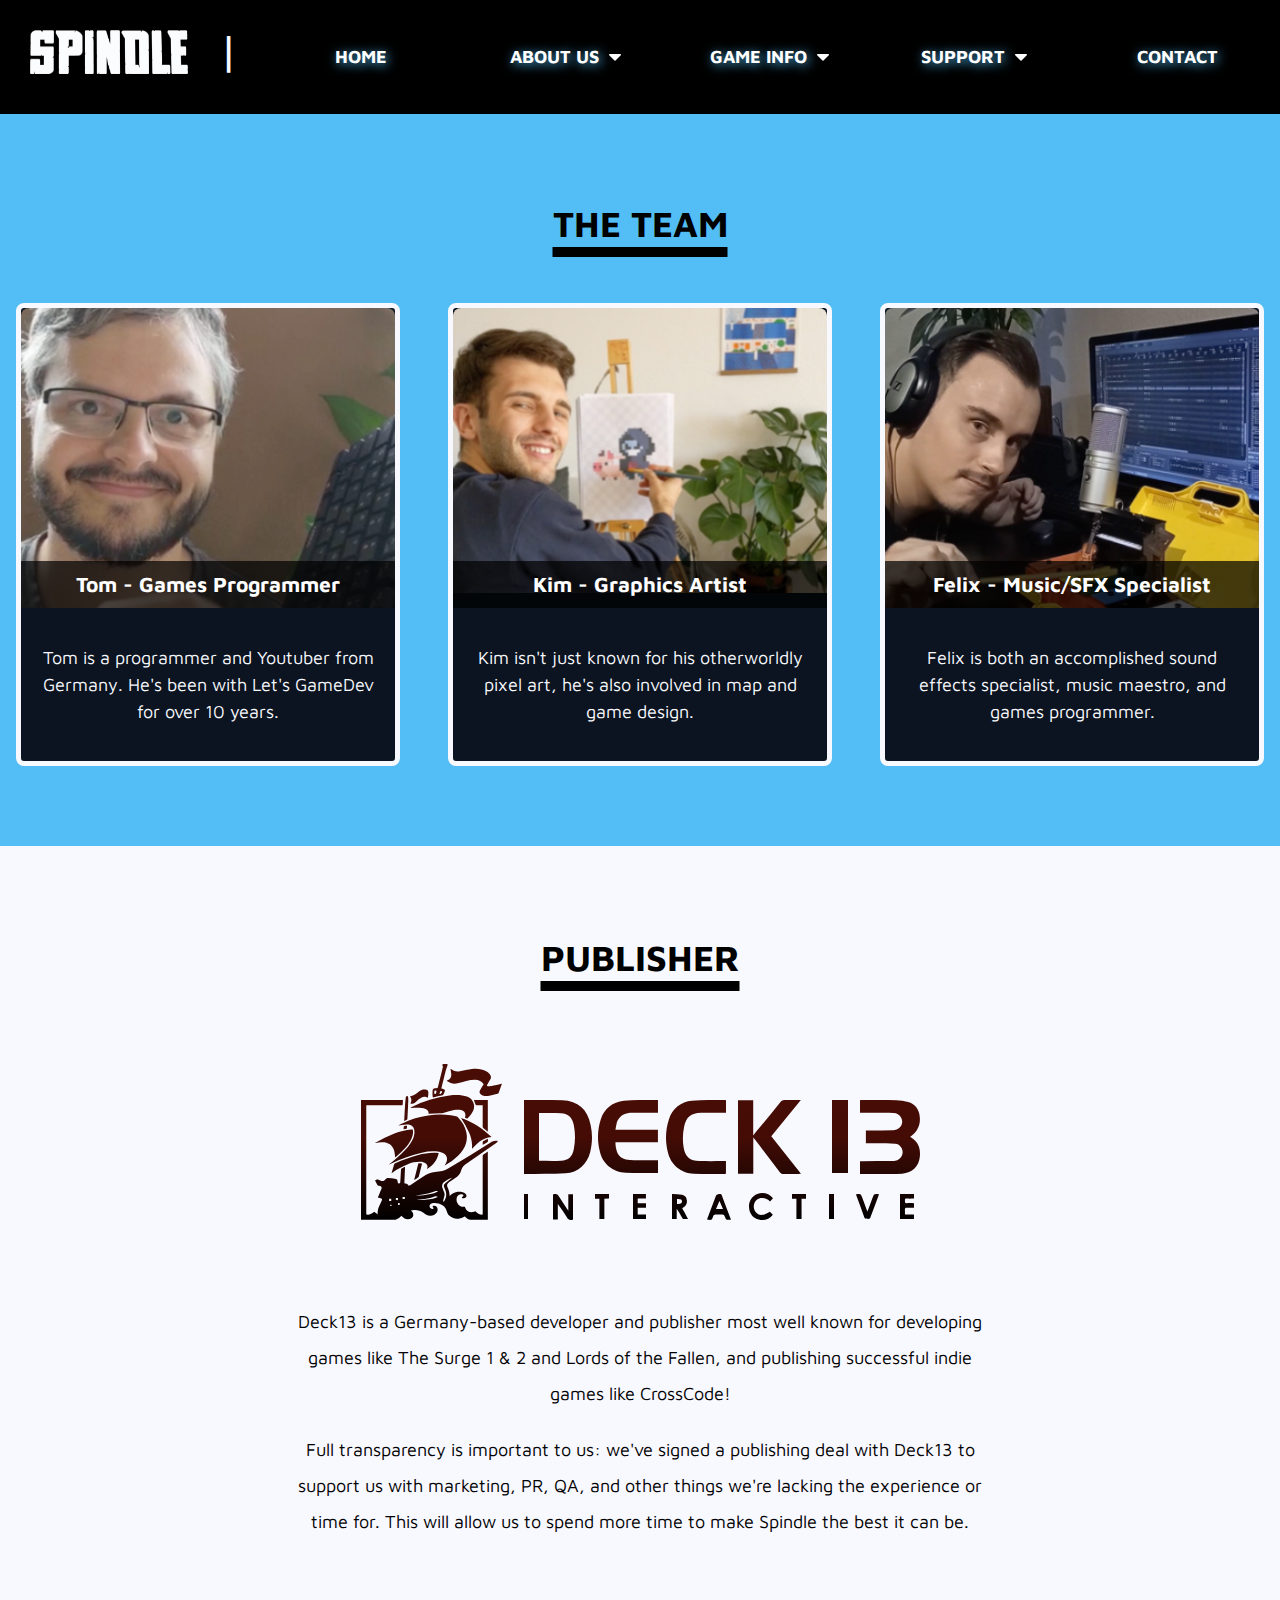
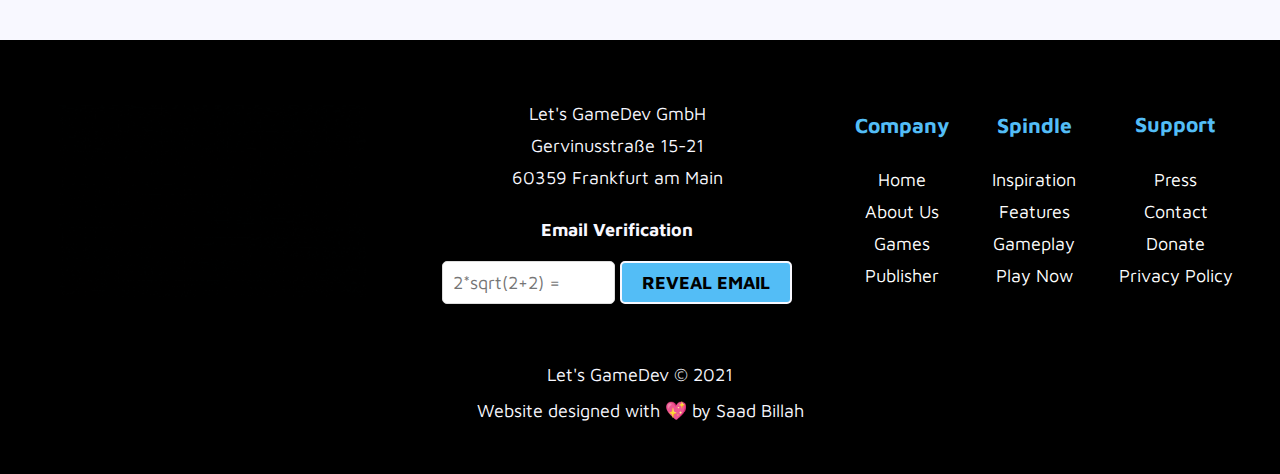
<file: the_team.html>
<!DOCTYPE html>
<html lang="en">
<head>
    <meta charset="UTF-8">
    <meta name="viewport" content="width=device-width, initial-scale=1">
    <link rel="preconnect" href="https://fonts.googleapis.com">
    <link rel="preconnect" href="https://fonts.gstatic.com" crossorigin>
    <link href="https://fonts.googleapis.com/css2?family=Maven+Pro:wght@500;900&display=swap" rel="stylesheet">
    <link rel="stylesheet" href="basic_styles.css">
    <link rel="stylesheet" href="the_team_styles.css">
    <link rel="stylesheet" href="mobile_styles.css">
    <link rel="icon" href="icons/favicon.ico">
    <script src="verifyEmail.js"></script>
    <script src="mobileMenu.js"></script>
    <title>SPINDLE - Team + Publisher</title>
</head>
<body>
    <header class="site-header">
        <div class="site-header_wrapper">
            <a href="#" id="logo_link">
                <img src="icons/spindle_logo.png" alt="spindle logo" width="158" height="44"/>
            </a>
            <span id="side-nav_divider">|</span>
            <ul id="mobile_button" onclick="toggleMobileNav()">
                <li id="first-bar">&mdash;</li>
                <li id="second-bar">&mdash;</li>
                <li id="third-bar">&mdash;</li>
            </ul>
            <nav class="main-nav">
                <div class="main-nav_wrapper">
                    <ul>
                        <li>
                            <a href="index.html" class="main-nav-link">Home</a>
                        </li>
                        <li><span class="main-nav-link">About Us&nbsp;&nbsp;<svg viewBox="0 0 1024 2048" xml:space="preserve" xmlns="http://www.w3.org/2000/svg" class="caret-down"><path d="M1024 832c0 17.333-6.333 32.333-19 45l-448 448c-12.667 12.667-27.667 19-45 19s-32.333-6.333-45-19L19 877C6.333 864.333 0 849.333 0 832s6.333-32.333 19-45 27.667-19 45-19h896c17.333 0 32.333 6.333 45 19s19 27.667 19 45z"></path></svg></span>
                            <ul class="submenu">
                                <li><a href="the_team.html#the-team" class="submenu-nav-link">The Team</a></li>
                                <li><a href="the_team.html#publishers-section" class="submenu-nav-link">Publishers</a></li>
                            </ul>
                        </li>
                        <li><span class="main-nav-link">Game Info&nbsp;&nbsp;<svg viewBox="0 0 1024 2048" xml:space="preserve" xmlns="http://www.w3.org/2000/svg" class="caret-down"><path d="M1024 832c0 17.333-6.333 32.333-19 45l-448 448c-12.667 12.667-27.667 19-45 19s-32.333-6.333-45-19L19 877C6.333 864.333 0 849.333 0 832s6.333-32.333 19-45 27.667-19 45-19h896c17.333 0 32.333 6.333 45 19s19 27.667 19 45z"></path></svg></span>
                            <ul class="submenu">
                                <li><a href="inspiration.html" class="submenu-nav-link">Inspiration</a></li>
                                <li><a href="features.html" class="submenu-nav-link">Features</a></li>
                                <li><a href="gameplay.html" class="submenu-nav-link">Gameplay</a></li>
                            </ul>
                        </li>
                        <li><span class="main-nav-link">Support&nbsp;&nbsp;<svg viewBox="0 0 1024 2048" xml:space="preserve" xmlns="http://www.w3.org/2000/svg" class="caret-down"><path d="M1024 832c0 17.333-6.333 32.333-19 45l-448 448c-12.667 12.667-27.667 19-45 19s-32.333-6.333-45-19L19 877C6.333 864.333 0 849.333 0 832s6.333-32.333 19-45 27.667-19 45-19h896c17.333 0 32.333 6.333 45 19s19 27.667 19 45z"></path></svg></span>
                            <ul class="submenu">
                                <li><a href="https://www.kickstarter.com/projects/letsgamedev/spindle-an-action-adventure-about-the-death-and-a-pig/posts" target="_blank" class="submenu-nav-link">Press</a></li>
                                <li><a href="funding.html" class="submenu-nav-link">Donate</a></li>
                            </ul>
                        </li>
                        <li><a href="contact.html" class="main-nav-link">Contact</a></li>
                    </ul>
                </div>
            </nav>
        </div>
    </header>
    <nav id="mobile-nav">
        <div class="mobile-nav_wrapper">
            <ul>
                <li>
                    <a href="index.html" class="main-nav-link home-link">Home</a>
                </li>
                <li>
                    <span class="main-nav-link mobile-nav-link" onclick="toggleNavLinks(0)">About Us&nbsp;&nbsp;<svg viewBox="0 0 1024 2048" xml:space="preserve" xmlns="http://www.w3.org/2000/svg" class="caret-down mobile-caret-down"><path d="M1024 832c0 17.333-6.333 32.333-19 45l-448 448c-12.667 12.667-27.667 19-45 19s-32.333-6.333-45-19L19 877C6.333 864.333 0 849.333 0 832s6.333-32.333 19-45 27.667-19 45-19h896c17.333 0 32.333 6.333 45 19s19 27.667 19 45z"></path></svg></span>
                    <ul class="mobile_submenu">
                        <li onclick="resetMobileNav()"><a href="the_team.html#the-team" class="submenu-nav-link">The Team</a></li>
                        <li onclick="resetMobileNav()"><a href="the_team.html#publishers-section" class="submenu-nav-link">Publishers</a></li>
                    </ul>
                </li>
                <li>
                    <span class="main-nav-link mobile-nav-link" onclick="toggleNavLinks(1)">Game Info&nbsp;&nbsp;<svg viewBox="0 0 1024 2048" xml:space="preserve" xmlns="http://www.w3.org/2000/svg" class="caret-down mobile-caret-down"><path d="M1024 832c0 17.333-6.333 32.333-19 45l-448 448c-12.667 12.667-27.667 19-45 19s-32.333-6.333-45-19L19 877C6.333 864.333 0 849.333 0 832s6.333-32.333 19-45 27.667-19 45-19h896c17.333 0 32.333 6.333 45 19s19 27.667 19 45z"></path></svg></span>
                    <ul class="mobile_submenu">
                        <li onclick="resetMobileNav()"><a href="inspiration.html" class="submenu-nav-link">Inspiration</a></li>
                        <li onclick="resetMobileNav()"><a href="features.html" class="submenu-nav-link">Features</a></li>
                        <li onclick="resetMobileNav()"><a href="gameplay.html" class="submenu-nav-link">Gameplay</a></li>
                    </ul>
                </li>
                <li>
                    <span class="main-nav-link mobile-nav-link" onclick="toggleNavLinks(2)">Support&nbsp;&nbsp;<svg viewBox="0 0 1024 2048" xml:space="preserve" xmlns="http://www.w3.org/2000/svg" class="caret-down mobile-caret-down"><path d="M1024 832c0 17.333-6.333 32.333-19 45l-448 448c-12.667 12.667-27.667 19-45 19s-32.333-6.333-45-19L19 877C6.333 864.333 0 849.333 0 832s6.333-32.333 19-45 27.667-19 45-19h896c17.333 0 32.333 6.333 45 19s19 27.667 19 45z"></path></svg></span>
                    <ul class="mobile_submenu">
                        <li onclick="resetMobileNav()"><a href="https://www.kickstarter.com/projects/letsgamedev/spindle-an-action-adventure-about-the-death-and-a-pig/posts" target="_blank" class="submenu-nav-link">Press</a></li>
                        <li onclick="resetMobileNav()"><a href="funding.html" class="submenu-nav-link">Donate</a></li>
                    </ul>
                </li>
                <li><a href="contact.html" class="main-nav-link">Contact</a></li>
            </ul>
        </div>
    </nav>
    <main class="main-body_wrapper">
        <section class="grid-cards" id="the-team">
            <h1 class="section-headers black-header">The Team</h1>
            <ul>
                <li>
                    <figure>
                        <img src="images/tom.png" alt="Several hands holding beer glasses">
                        <figcaption><h3>Tom - Games Programmer</h3></figcaption>
                    </figure>
                    <p>
                        Tom is a programmer and Youtuber from Germany. He's been with Let's GameDev for over 10 years.
                    </p>
                </li>
                <li>
                    <figure>
                        <img src="images/kim.png" alt="Several friends doing a toast">
                        <figcaption><h3>Kim - Graphics Artist</h3></figcaption>
                    </figure>
                    <p>
                        Kim isn't just known for his otherworldly pixel art, he's also involved in map and game design.
                    </p>
                </li>
                <li>
                    <figure>
                        <img src="images/felix.png" alt="Three different glasses of beer">
                        <figcaption><h3>Felix - Music/SFX Specialist</h3></figcaption>
                    </figure>
                    <p>
                        Felix is both an accomplished sound effects specialist, music maestro, and games programmer.
                    </p>
                </li>
            </ul>
        </section>
        <section id="publishers-section" style="background: ghostwhite" class="base-grid">
            <h1 class="section-headers black-header">Publisher</h1>
            <div id="publishers-section_wrapper">
                <img src="deck13_logo_wide.svg" alt="">
                <p>Deck13 is a Germany-based developer and publisher most well known for developing games like The Surge 1 & 2 and Lords of the Fallen, and publishing successful indie games like CrossCode!</p>
                <p>Full transparency is important to us: we've signed a publishing deal with Deck13 to support us with marketing, PR, QA, and other things we're lacking the experience or time for.  This will allow us to spend more time to make Spindle the best it can be.</p>
            </div>
        </section>
    </main>
    <footer class="site-footer">
        <div class="site-footer_wrapper">
            <img src="images/logo-gamedev.gif" alt="">
            <div id="footer_info-links">
                <div id="email-append">Let's GameDev GmbH
                    <br>Gervinusstraße 15-21
                    <br>60359 Frankfurt am Main
                    <br>
                    <form id="email-verification-form" action="" method="get" onsubmit="saveVerification(); revealEmail(); return false">
                        <ul>
                            <li>
                                <label for="verify-email-request" id="email-label">Email Verification</label>
                                <input type="number" id="verify-email-request" required="required" placeholder="2*sqrt(2+2) = ">
                                <input type="submit" id="email-reveal-button" name="email-submit" value="Reveal Email" onclick="">
                            </li>
                        </ul>
                    </form>
                </div>
            </div>
            <div id="footer_company-links">
                <h3>Company</h3>
                <ul>
                    <li><a href="index.html">Home</a></li>
                    <li><a href="about_us.html">About Us</a></li>
                    <li><a href="">Games</a></li>
                    <li><a href="the_team.html#publishers-section">Publisher</a></li>
                </ul>
            </div>
            <div id="footer_spindle-links">
                <h3>Spindle</h3>
                <ul>
                    <li><a href="inspiration.html">Inspiration</a></li>
                    <li><a href="features.html">Features</a></li>
                    <li><a href="gameplay.html">Gameplay</a></li>
                    <li><a href="https://gotm.io/letsgamedev/spindle" rel="noopener">Play Now</a></li>
                </ul>
            </div>
            <div id="footer_support-links">
                <h3>Support</h3>
                <ul>
                    <li><a href="https://www.kickstarter.com/projects/letsgamedev/spindle-an-action-adventure-about-the-death-and-a-pig/posts" rel="noopener">Press</a></li>
                    <li><a href="contact.html">Contact</a></li>
                    <li><a href="https://www.paypal.com/paypalme/spindlegame" rel="noopener">Donate</a></li>
                    <li><a href="https://www.lets-gamedev.de/datenschutz.html">Privacy Policy</a></li>
                </ul>
            </div>
        </div>
        <p>Let's GameDev &copy; 2021
            <br>Website designed with 💖 by Saad Billah</p>
    </footer>
</body>
</html>
</file>
<file: basic_styles.css>
@charset "UTF-8";

/* ==============================================
    BASE STYLES (to be used under all conditions)
    =============================================
 */

* {
    box-sizing: border-box;
    margin: 0;
    padding: 0;
}

html {
    scroll-behavior: smooth;
}

/* body styles */

body {
    font-family: 'Maven Pro', Tahoma, sans-serif;
    color: ghostwhite;
    background: black;
    font-size: 18px;
    line-height: 2rem;
}

/* header styles */

.site-header {
    display: flex;
    flex-flow: row nowrap;
    flex: 0 1 auto;
    position: sticky;
    z-index: 100;
    top: 0;
    background: black;
    justify-content: center;
    align-items: center;
}

.site-header_wrapper {
    display: flex;
    flex-flow: row nowrap;
    flex: 0 1 1920px;
    justify-content: center;
    align-items: center;
}

#logo_link {
    -webkit-padding-after: -10px;
    padding: 30px 30px;
    justify-self: center;
}

#side-nav_divider {
    font-size: xxx-large;
    padding: 0 20px 15px 0;
}

#mobile_button {
    display: none;
    list-style: none;
    line-height: 0.3em;
    font-size: xxx-large;
    padding: 0 20px 10px 20px;
}

/* main nav-bar styles */

.main-nav {
    width: 100%;
    background: black;
}

.main-nav_wrapper {
    margin: 0 auto;
}

.main-nav_wrapper ul {
    list-style: none;
    display: flex;
}

.main-nav_wrapper li {
    position: relative;
    width: 100%;
    text-align: center;
}

.main-nav-link {
    display: flex;
    align-items: center;
    justify-content: center;
    color: #fff;
    background: black;
    height: 80px;
    font-weight: bold;
    text-decoration: none;
    text-transform: uppercase;
    text-shadow: 2px 2px 11px rgba(83, 189, 246, 1);
}

.main-nav-link:hover {
    background: #0B1420;
    color: #53BDF6;
    -webkit-transition: all 0.3s ease-out;
    transition: all 0.3s ease-out;
    border-bottom: 5px solid #53BDF6;
}

.caret-down {
    width: 12px;
    height: 24px;
    transition: all 0.3s ease-out;
    fill: #FFFFFF;
}

.main-nav_wrapper ul > li:hover .caret-down {
    transform: rotate(180deg);
    fill: #53BDF6;
    -webkit-transition: all 0.3s ease-out;
    transition: all 0.3s ease-out;
}

/* sub-menu of main navbar styles */

.main-nav_wrapper ul > li:hover .submenu > li {
    display: block;
    top: 0;
}

.submenu li{
    display: none;
    position: relative;
}

.submenu {
    position: absolute;
    display: flex;
    flex-direction: column;
    width: 100%;
}

.submenu-nav-link {
    display: flex;
    align-items: center;
    justify-content: center;
    color: #fff;
    background: black;
    height: 80px;
    font-weight: bold;
    text-decoration: none;
    text-transform: uppercase;
    text-shadow: none;
}

.submenu-nav-link:hover {
    background: #0B1420;
    color: #53BDF6;
    -webkit-transition: color 0.3s ease-out;
    transition: color 0.3s ease-out;
    border-bottom: 5px solid #53BDF6;
}

/* mobile nav menu */

#mobile-nav {
    display: none;
    position: sticky;
    z-index: 50;
    top: 100px;
}

.mobile-nav-link {
    background: black;
    -webkit-transition: all 0.3s ease-out;
    transition: all 0.3s ease-out;
}

.mobile_submenu {
    position: relative;
    display: none;
    flex-direction: column;
    width: 100%;
}

.mobile_submenu > li {
    display: block;
    position: relative;
}

.mobile_submenu .submenu-nav-link {
    background: #0B1420;
}

#first-bar, #second-bar, #third-bar {
    -webkit-transition: all 0.3s ease-out;
    transition: all 0.3s ease-out;
    transform-origin: center;
}

/* main content styles */

.main-body_wrapper {
    display: block;
    max-width: 1920px;
    justify-content: center;
    margin: 0 auto;
}

.section_wrapper {
    max-width: 1920px;
    justify-self: center;
    align-self: center;
}

/* heading-1 and heading-2 styles */

.section-headers {
    display: block;
    margin: 0 auto 5% auto;
    padding: 5% 0 0 0;
    text-align: center;
    text-decoration: 10px white underline;
    text-underline-offset: 10px;
    text-transform: uppercase;
}

.black-header {
    color: black;
    text-decoration: 10px black underline;
}

.h2-headers {
    display: block;
    margin: 0 auto;
    text-align: center;
    padding-top: 5%;
    color: black;
}
.h2-headers_down {
    padding-bottom: 5%;
}

/* styles for all the types of base CSS grid-section layouts used */

.base-grid {
    display: grid;
    grid-template-columns: minmax(0, 1fr);
    grid-template-rows: minmax(0, 1fr);
    justify-content: center;
    align-items: center;
    padding: 2rem 0 5rem 0;
}

.side-by-side_grid {
    display: grid;
    max-width: 1920px;
    grid-template-columns: minmax(0, 1fr) minmax(0, 1fr);
    grid-template-rows: minmax(0, 1fr);
    padding: 5% 3% 7.5% 3%;
    grid-row-gap: 2%;
}

.aspect-ratio-container {
    position: relative;
    padding-bottom: 56.25%;
    height: 0;
    overflow: hidden;
    max-width: 100%;
    margin: 0 5%;
    align-self: center;
    -moz-box-align: center;
}

.aspect-ratio-container iframe, .aspect-ratio-container object, .aspect-ratio-container embed, .aspect-ratio-container img {
    position: absolute;
    top: 0;
    left: 0;
    width: 100%;
    height: 100%;
    border: none;
    padding: 5%;
}

.grid-cards {
    background: #53BDF6;
    padding: 2rem 1rem 5rem 1rem;
}

.grid-cards > ul {
    display: grid;
    grid-template-columns: repeat(auto-fit, minmax(320px, 1fr));
    grid-gap: 3rem;
    list-style: none;
    justify-content: center;
    align-items: center;
}

.grid-cards > ul > li {
    border: 5px solid ghostwhite;
    border-radius: .5rem;
    background: #0B1420;
}

.grid-cards > ul > li > figure {
    display: grid;
    border-top-left-radius: .5rem;
    border-top-right-radius: .5rem;
    position: relative;
    margin: 0 auto;
    max-height: 300px;
    overflow: hidden;
}

.grid-cards > ul > li > figure > img {
    max-width: 100%;
    justify-self: stretch;
    padding: 0 0 8rem 0;
}

.grid-cards > ul > li > figure > figcaption {
    position: absolute;
    bottom: 0;
    background-color: rgba(0,0,0,.7);
    width: 100%;
    text-align: center;
    padding: 2% 0;
}

.grid-cards > ul > li > figure > figcaption > h3 {
    color: white;
    text-align: center;
}

.grid-cards > ul > li > p {
    line-height: 1.5;
    padding: 1rem .75rem;
}

.grid-box {
    text-align: center;
    align-self: center;
    justify-self: center;
}

.grid-image {
    align-self: center;
    justify-self: stretch;
    grid-column: 2 / 3;
    grid-row: 1 / 2;
}

/* paragraph and horizontal rule styles */

p {
    text-align: center;
    margin: 20px auto;
    line-height: 2em;
    max-width: 65ch;
    padding: 0 40px;
}

.bold {
    font-weight: bold;
}

hr {
    max-width: 60%;
    margin: 5% auto 5% auto;
    background: #53BDF6;
    height: 5px;
    border: none;
}

/* base animated scroll-link styles */

.scroll-tip-link, .scroll-tip {
    display: block;
    position: relative;
    left: 50%;
    bottom: 175%;
    z-index: 5;
    width: 55px;
    -webkit-animation: float 3s infinite;
    animation: float 3s infinite;
}

@keyframes float {
    0% {
        -webkit-transform: translate(-50%, 0);
        transform: translate(-50%, 0);
    }
    50% {
        -webkit-transform: translate(-50%, 10px);
        transform: translate(-50%, 10px);
    }
    100% {
        -webkit-transform: translate(-50%, 0);
        transform: translate(-50%, 0);
    }
}

/* base link and button styles */

.light-link {
    color: #53BDF6;
    text-decoration: none;
}

.light-link:hover {
    color: #53BDF6;
    text-decoration: 2px underline #53BDF6;
}

.dark-link {
    color:#23527c;
    text-decoration:none;
}

.dark-link:focus, .dark-link:hover {
    text-decoration: 2px underline #23527c;
}

.dark-link:focus, .light-link:focus {
    outline: 5px auto -webkit-focus-ring-color;
    outline-offset:-2px;
}

.button-link {
    display: block;
    max-width: 260px;
    color: black;
    font-weight: bold;
    text-transform: uppercase;
    background-color: rgba(83, 189, 246, 1);
    padding: 20px 30px;
    text-decoration: none;
    border-radius: .25rem;
    text-align: center;
    transition: all 0.3s ease-out;
    margin: 5% auto;
}

.button-link:hover {
    background: ghostwhite;
    opacity: 0.8;
}

.black-link {
    margin: 3% auto 5% auto;
    padding: 20px 15px;
}

.black-link:hover {
    background: black;
    color: ghostwhite;
    opacity: 1;
}

button {
    max-width: 260px;
}


/* basic form styles */

#email-reveal-button {
    display: inline-block;
    color: black;
    background: #53BDF6;
    padding: 9px 10px;
    margin-top: 10px;
    border: 2px solid ghostwhite;
    border-radius: 5px;
    width: 45%;
}

#verify-email-request {
    width: 45%;
}

#email-verification-form > ul {
    text-align: left;
    list-style: none;
}

label {
    display: block;
    margin-bottom: 5px;
    font-weight: bolder;
}

#email-label {
    text-align: center;
}

input[type="text"], input[type="number"], input[type="email"], textarea {
    font-family: inherit;
    font-size: inherit;
    padding: 10px;
    border: 1px solid #ddd;
    border-radius: 5px;
}

input[type="submit"], button, input[type="button"], input[type="reset"] {
    display: inline-block;
    color: black;
    margin-top: 2%;
    font-weight: bold;
    text-transform: uppercase;
    background-color: rgba(83, 189, 246, 1);
    padding: 20px 30px;
    border: white solid 3px;
    border-radius: .25rem;
    text-align: center;
    transition: all 0.1s ease-out;
    font-family: inherit;
    font-size: inherit;
}

input[type="submit"]:active, input[type="reset"]:active, input[type="button"]:active {
    background: white;
}

input[type="text"], input[type="email"], input[type="number"], textarea {
    width: 100%;
}

ul {
    list-style: none;
}

/* base footer styles */

.site-footer {
    background: black;
    display: flex;
    flex-flow: row wrap;
    max-width: 100%;
    justify-content: center;
    align-items: center;
    padding: 2%;
}

.site-footer_wrapper {
    display: flex;
    flex-flow: row wrap;
    flex: 0 1 1920px;
    justify-content: space-around;
    align-items: center;
}

.site-footer_wrapper > img {
    display: block;
    max-width: 25%;
    margin: 0 2%;
}

.site-footer_wrapper div {
    flex: 0 1 auto;
    text-align: center;
    margin: 2% 1%;
}

#footer_info-links {
    flex: 0 0.25 auto;
}

.site-footer_wrapper div > h3 {
    color: #53BDF6;
    text-align: center;
    padding-bottom: 2%;
}

.site-footer_wrapper div > ul {
    list-style: none;
    padding: 2% 0;
    margin: 0;
}

.site-footer_wrapper div ul > li {
    text-align: center;
}

.site-footer_wrapper div ul > li:first-of-type {
    padding-top: 20px;
}

.site-footer_wrapper div ul li > a {
    text-decoration: none;
    color: white;
    line-height: 1.5em;
}

.site-footer_wrapper div ul li > a:hover {
    color: #53BDF6;
    text-decoration: 2px solid underline;
    text-underline-offset: 2px;
}

footer > p {
    text-align: center;
    line-height: 2em;
}
</file>
<file: home_styles.css>
/* This is the hero-banner-thingy section */

@media screen and (max-width: 480px) {
    .backers-image {
        max-width: 70%;
    }
}

#hero-section {
    display: grid;
    grid-template-columns: minmax(0, 1fr);
    grid-template-rows: minmax(0, 1fr);
    justify-content: center;
    align-items: center;
    background: ghostwhite;
}

#hero-section_wrapper {
    background: ghostwhite;
    background: url('images/spindle_poster_horizontal_1500px.jpg') center;
    background-size: cover;
    display: grid;
    grid-template-columns: repeat(auto-fit, minmax(240px, 1366px));
    grid-template-rows: minmax(0, 1fr);
    justify-content: center;
    align-items: center;
    box-shadow: inset 0 0 0 1366px rgba(0,0,0,0.4);
    padding: 8rem 2rem 10rem 2rem;
}

#hero-section_wrapper > img {
    max-width: 100%;
    max-height: 50%;
    margin: 0 auto 2.5% auto;
}

#hero-section_wrapper > p {
    text-transform: uppercase;
    font-weight: bold;
    display: block;
    max-width: 50ch;
    font-size: 2rem;
    text-align: center;
    margin: 3% auto 5% auto;
    line-height: 1.5em;
    text-shadow: 0 0 12px rgba(0, 0, 0, 1);
}

#hero-section_wrapper > a {
    margin: 0 auto;
}
/* This is about-game section */

#about-game-section {
    background: ghostwhite;
    padding: 0 0 3rem 0;
}

#about-game-section_wrapper > p {
    color: black;
    text-align: center;
    margin: 20px 0;
    line-height: 2em;
    max-width: 65ch;
    padding: 0 40px;
}

/* This is backers section */

#backers-section {
    background: rgb(25,41,56);
    padding: 2rem 0 5rem 0;
}

#backers-section_wrapper {
    display: flex;
    flex-flow: row wrap;
    flex: 0 1 1920px;
    justify-content: center;
    align-items: flex-end;
}

.backers-img-flex {
    margin: 0 2%;
}

.backers-image {
    display: flex;
    margin: 0 auto;
    padding: 10% 13% 15% 13%;
    max-width: 350px;
    align-self: center;
    justify-self: center;
}

/* Donate section */

#donate-section {
    background: #0B1420;
    padding: 2rem 0 3rem 0;
}

#donate-section_wrapper > img {
    display: block;
    max-width: 60%;
    padding: 2% 0 4% 0;
    margin: 3% auto;
}

#donate-section_wrapper > p {
    color: ghostwhite;
    text-align: center;
    margin: 20px 0;
    line-height: 2em;
    max-width: 50ch;
    padding: 0 20px;
}
.donate-link {
    margin: 7% auto 5% auto;
}
</file>
<file: mobile_styles.css>
/* ==========================================
    MOBILE + TABLET STYLES

 */

@media only screen and (max-width: 310px) {
    .site-header_wrapper {
        flex-flow: row wrap;
    }
    #mobile-nav {
        background: black;
        top: 140px;
    }
    .home-link {
        padding: 50px 0 20px 0;
    }
}

@media only screen and (max-width: 480px) {
    p, label, legend, input[type], footer, textarea {
        font-size: 0.9rem;
    }
    h1 {
        font-size: 1.5rem;
    }
    .side-nav-statement {
        display: none;
    }
    #side-nav_divider {
        display: none;
    }
    .section-headers {
        margin: 7.5% auto 10% auto;
    }
    /* mobile nav-bar section */
    .side-by-side_grid {
        padding-bottom: 15%;
    }
    .main-nav_wrapper ul > li {
        display: flex;
        justify-content: center;
    }
    .main-nav {
        display: none;
    }
    .box {
        flex-flow: column wrap;
    }
    .features_odd > h3, .features_even > h3 {
        padding: 5% 0 15% 0;
    }
    .features_odd > p, .features_even > p {
        display: none;
    }
    #hero-section_wrapper > img {
        max-height: 60%;
    }
    .site-footer_wrapper {
        flex-flow: column-reverse wrap;
        padding-top: 5%;
        padding-bottom: 0;
    }
    .site-footer_wrapper > img {
        margin: 2% 2%;
        padding-top: 3%;
        max-width: 75%;
    }
    .grid-cards > ul {
        padding: 5% 10%;
    }
    #footer_company-links {
        order: 2;
    }
    #footer_spindle-links {
        order: 1;
    }
    #footer_support-links {
        order: 0;
    }
    #verify-email-request {
        width: 100%;
    }
    #email-reveal-button {
        width: 100%;
    }
    .backers-image {
        width: 90%;
    }
}

@media only screen and (max-width: 1024px) {
    .site-header_wrapper {
        justify-content: space-around;
    }
    .side-nav-statement {
        display: none;
    }
    #side-nav_divider {
        display: none;
    }
    #logo_link {
        padding: 30px 30px 20px 30px;
    }
    #mobile_button {
        display: block;
    }
    .mobile-nav-link, .submenu-nav-link, .main-nav-link {
        height: 50px;
    }
    /* mobile nav-bar section */

    .main-nav_wrapper ul > li {
        display: flex;
        justify-content: center;
    }
    .main-nav {
        display: none;
    }
    .main-nav_wrapper {
        display: none;
    }
    .box {
        flex-flow: column wrap;
    }

    /* hero-banner section */

    #hero-section_wrapper > img {
        margin: 0 auto 5% auto;
    }
    #hero-section_wrapper > p {
        font-size: 1.5rem;
    }

    /* about us page */

    .grid-image {
        grid-column: 1 / 2;
        grid-row: 2 / 3;
        padding-bottom: 35%;
        margin: 0 20%;
    }

    .grid-map {
        grid-column: 1 / 2;
        grid-row: 2 / 3;
        padding-bottom: 56.25%;
        margin: 0 5%;
    }

    .vid-1 {
        grid-column: 1 / 2;
        grid-row: 1 / 2;
    }

    .vid-2 {
        grid-column: 1 / 2;
        grid-row: 2 / 3;
    }

    /* features section */

    .side-by-side_grid {
        grid-template-columns: minmax(0, 1fr);
        grid-template-rows: 0.75fr 0.75fr;
        justify-content: center;
        align-items: center;
    }

    .features_even {
        grid-column: 1 / 2;
        grid-row: 1 / 2;
    }

    .grid-cards > ul {
        padding: 5% 0;
    }


}

@media only screen and (min-width: 481px) and (max-width: 1024px) {
    .site-footer_wrapper > img {
        max-width: 35%;
    }
    #footer_info-links {
        margin: 0 5% 0 7.5%;
    }
    #footer_company-links {
        margin: 0 5% 0 12.5%;
    }
    #footer_support-links {
        margin: 0 12.5% 0 5%;
    }
}


@media only screen and (min-width: 1025px) {
    #mobile-nav {
        display: none;
    }
}
</file>
<file: about_us_styles.css>
#about-us-section {
    background: rgb(25,41,56)
}

.section_wrapper > ul {
    text-align: center;
    margin: 1em 0 1em 0;
}
</file>
<file: contact_styles.css>
body {
    background: black;
}
.main-body_wrapper {
    background: #0B1420;
}
.responsive-form {
    margin: 5% auto 0 auto;
    max-width: 100%;
}
fieldset {
    padding: 5%;
    border: 2px solid #53BDF6;
    margin: 0 5%;
    text-align: center;
}
legend {
    text-align: center;
}
.form-field {
    margin-top: 25px;
    width: 100%;
}
label {
    text-align: left;
}

.grid-box {
    background: white;
    text-align: center;
    align-self: center;
    justify-self: center;
    grid-column: 1 / 2;
    grid-row: 1 / 2;
    border: 1px solid black;
    box-shadow: 1px 1px 5px 2px rgb(0, 0, 0);
    -webkit-box-shadow: 1px 1px 5px 2px rgb(0, 0, 0);
    -moz-box-shadow: 1px 1px 5px 2px rgb(0, 0, 0);
}
.grid-box > p {
    color: black;
}
.grid-image {
    align-self: center;
    justify-self: stretch;
    margin: 0;
}

.side-by-side_grid {
    margin: 0;
    grid-row-gap: 5%;
}

#contact-section {
    background: #53BDF6;
}

#email-reveal-button {
    color: black;
    background: #53BDF6;
    padding: 9px 10px;
    margin-top: 10px;
    border: 2px solid ghostwhite;
    border-radius: 5px;
    width: 45%;
    display: inline-block;
}

#verify-email-request {
    width: 45%;
}
</file>
<file: features_styles.css>
body {
    background: black;
}

.main-body_wrapper {
    background: #0B1420;
}

.base-grid {
    background: #0B1420;
}

.section-headers {
    margin-bottom: 0;
}

h3 {
    display: block;
    text-align: center;
    padding: 5% 0;
    text-shadow: 2px 2px 11px rgba(0, 0, 0, 1);
    font-size: 1.5rem;
}

/* This is features 1 section */

.ebony-back {
    background: rgb(25,41,56);
}

.features_odd {
    grid-column: 1 / 2;
    grid-row: 1 / 2;
    max-width: 50ch;
    text-align: center;
    margin: 5% auto;
}

.features_odd > p, .features_even > p {
    display: block;
    padding: 0 5%;
    margin: 5% auto;
    line-height: 1.5em;
}

/* This is features 2 section */

.features_even {
    grid-column: 2 / 3;
    grid-row: 1 / 2;
    max-width: 50ch;
    text-align: center;
    margin: 5% auto;
}

.aspect-ratio-container {
    border: none;
    border-radius: 20px;
    box-shadow: 1px 1px 10px 7px rgba(83, 189, 246,0.82);
    -webkit-box-shadow: 1px 1px 10px 7px rgba(83, 189, 246,0.82);
    -moz-box-shadow: 1px 1px 10px 7px rgba(83, 189, 246,0.82);
}

.grid-image-odd {
    grid-column: 2 / 3;
    grid-row: 1 / 2;
}

.grid-image-even {
    grid-column: 1 / 2;
    grid-row: 1 / 2;
}
</file>
<file: funding.css>
body {
    background: black;
}

.main-body_wrapper {
    background: black;
}

#funding-section {
    background: #0B1420;
    padding: 2rem 0 3rem 0;
}

#funding-section_wrapper > img {
    display: block;
    max-width: 60%;
    padding: 2% 0 4% 0;
    margin: 3% auto;
}

#funding-section_wrapper > p {
    color: ghostwhite;
    text-align: center;
    margin: 20px 0;
    line-height: 2em;
    max-width: 50ch;
    padding: 0 20px;
}

#plans-section_wrapper {
    border: 5px solid black;
    padding: 80px 50px;
}

table {
    border-collapse: collapse;
}

.responsive-table {
    display: table;
    border-collapse: collapse;
    max-width: 100%;
}

.table-caption {
    display: table-caption;
    text-align: center;
}

.table-head {
    display: table-header-group;
    vertical-align: middle;
    border-color: inherit;
}

thead > tr:first-child, .table-head > .table-row:first-child {
    background: white;
    border-left: 2px solid #53BDF6;
}

thead > tr, .table-head > .table-row {
    border-top: 2px solid #53BDF6;
    background: white;
    border-right: 2px solid #53BDF6;
    border-bottom: 2px solid #53BDF6;
}

th, .table-header {
    display: table-cell;
    padding: 10px 20px;
    vertical-align: inherit;
    font-weight: bold;
    text-align: center;
    border-right: 2px solid #53BDF6;
}

.table-header:nth-child(4) {
    border-right: none;
}

.table-body {
    display: table-row-group;
    vertical-align: middle;
    border-color: inherit;
}

.table-row {
    display: table-row;
    vertical-align: inherit;
    border-color: inherit;
}

td, .table-cell {
    display: table-cell;
    padding: 10px 20px;
    vertical-align: inherit;
    text-align: center;
    border-right: 2px solid #53BDF6;
    font-weight: bold;
}

tr:nth-child(odd), .table-row:nth-child(odd) {
    background: rgba(0, 0, 0, 0.2);
}

td:first-child, .table-cell:first-child {
    border-left: 2px solid #53BDF6;
    font-weight: bolder;
}

.last-row {
    border-bottom: 3px solid #53BDF6;
}

#mobile-table {
    display: none;
}

.aspect-ratio-container {
    margin: 5%;
    border: none;
    border-radius: 20px;
    box-shadow: 1px 1px 10px 7px rgba(83, 189, 246,0.82);
    -webkit-box-shadow: 1px 1px 10px 7px rgba(83, 189, 246,0.82);
    -moz-box-shadow: 1px 1px 10px 7px rgba(83, 189, 246,0.82);
}


@media screen and (max-width: 1024px) {
    #plans-section_wrapper {
        display: none;
    }
    #mobile-table {
        display: table;
        color: black;
        margin: 0 5%;
    }
    .table-header {
        padding: 0;
    }
    .table-header > p {
        padding: 0;
    }
    .table-row {
        border-right: 2px solid #53BDF6;
    }
    #mobile-first-row {
        border-top: none;
    }
    .table-cell:nth-child(4) {
        border-right: none;
    }
    .bg-text {
        position: relative;
        border-top: 2px solid #53BDF6;
        border-bottom: 2px solid #53BDF6;
    }
    .bg-text:after {
        font-weight: bold;
        position: absolute;
        left: 50%;
        margin-left: -90px;
        top: 50%;
        margin-top: -20px;
        z-index: 100;
    }
    .text-1:after {
        content: "Discord Role: Backer";
    }
    .text-2:after {
        content: "No. of Game Keys";
    }
    .text-3:after {
        content: "In-Game Book Entry";
    }
    .text-4:after {
        content: "Access to Soundtrack";
    }
    .text-5:after {
        content: "Early Bird Access";
    }
    .hidden-text {
        color: rgba(0, 0, 0, 0.0);
        border-right: none;
    }
}

#help-section {
    background: #0B1420;
    padding: 2rem 0 3rem 0;
}
#help-section_wrapper {
    max-width: 1920px;
    justify-self: center;
    align-self: center;
}
#help-section_wrapper > img {
    display: block;
    margin: 5% auto 0 auto;
    padding: 5% 0;
    max-width: 70%;
}
</file>
<file: gameplay_styles.css>
body {
    background: black;
}
.main-body_wrapper {
    background: ghostwhite;
}

#teams-section > p {
    color: black;
    padding-bottom: 2.5%;
}

.h2-headers_down {
    padding-bottom: 2.5%;
}

figcaption {
    color: black;
    text-align: center;
}

.vid-1 {
    grid-column: 1 / 2;
    grid-row: 1 / 2;
    margin: 5%;
}
.vid-2 {
    grid-column: 2 / 3;
    grid-row: 1 / 2;
    margin: 5%;
}
</file>
<file: the_team_styles.css>
#publishers-section_wrapper > img {
    display: block;
    max-width: 80%;
    margin: 0 auto;
    padding: 2% 0 5% 0;
}
#publishers-section_wrapper > p {
    color: black;
}
</file>
